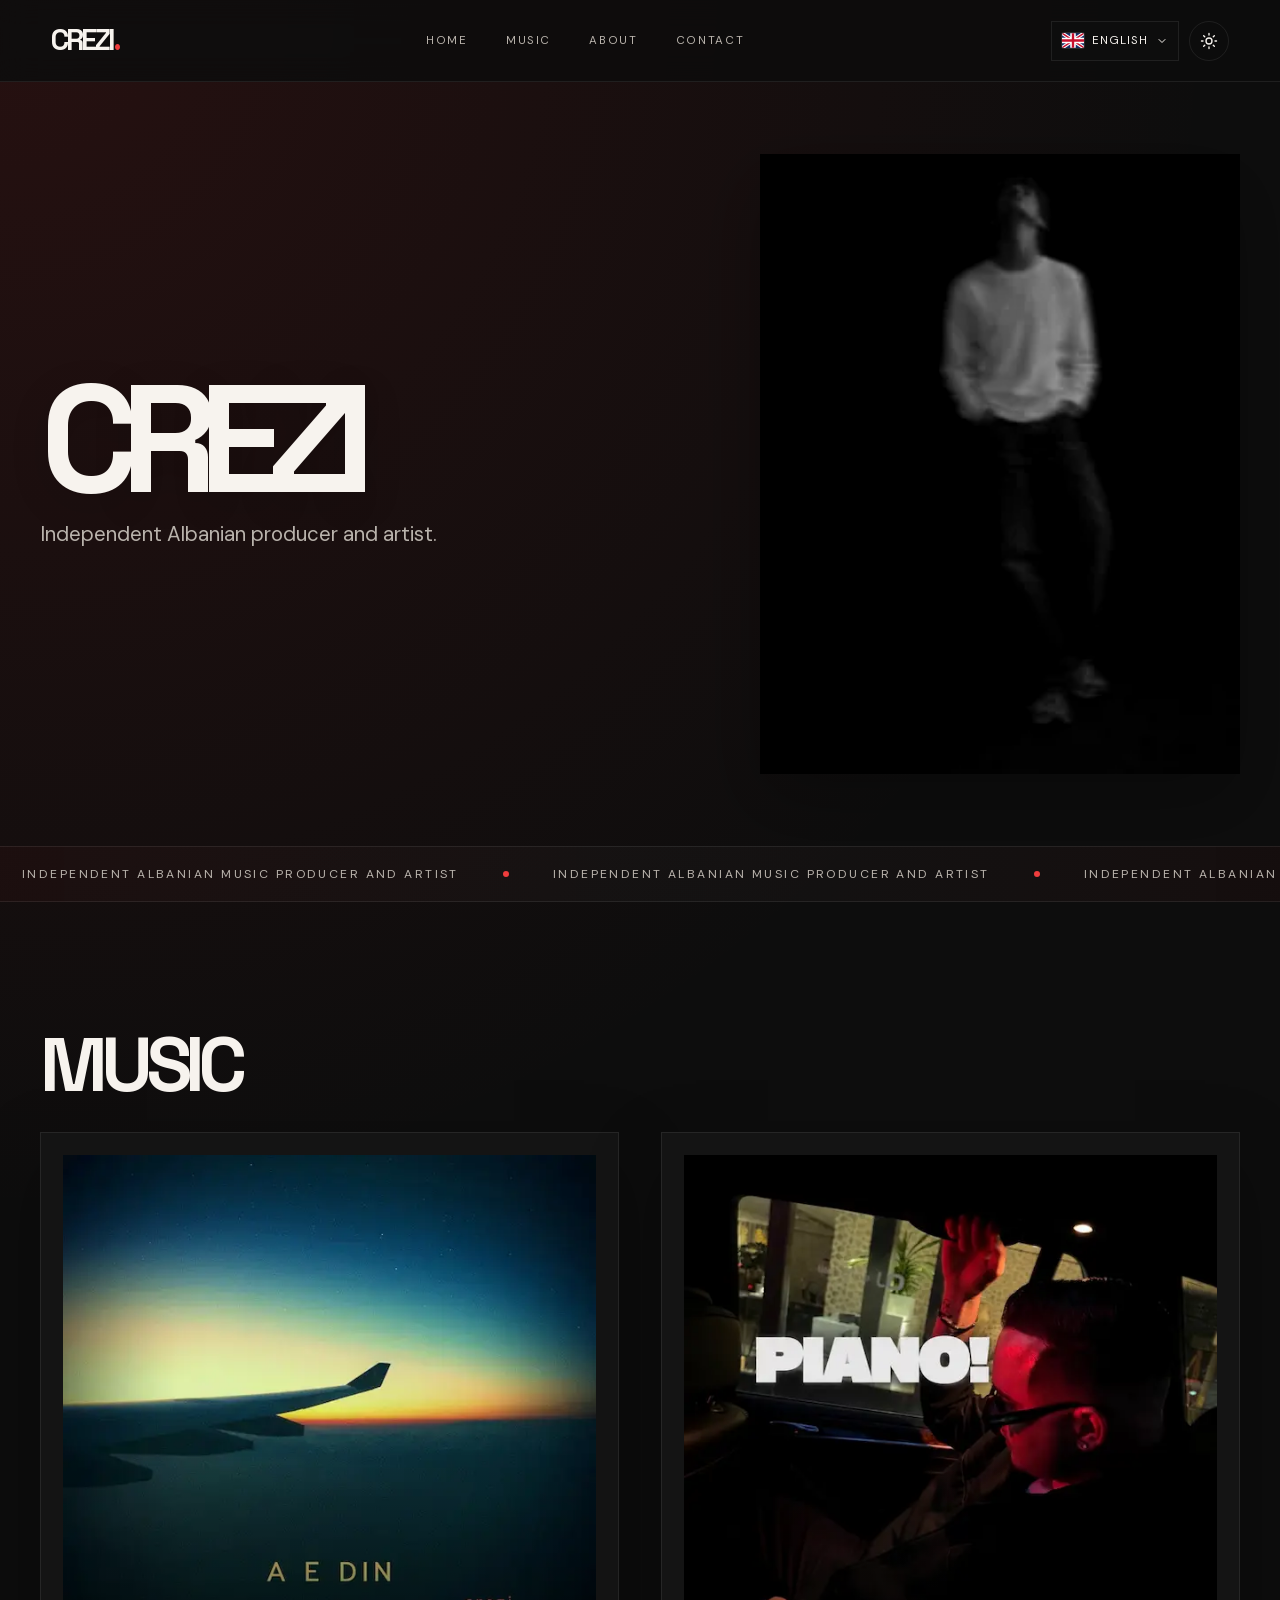
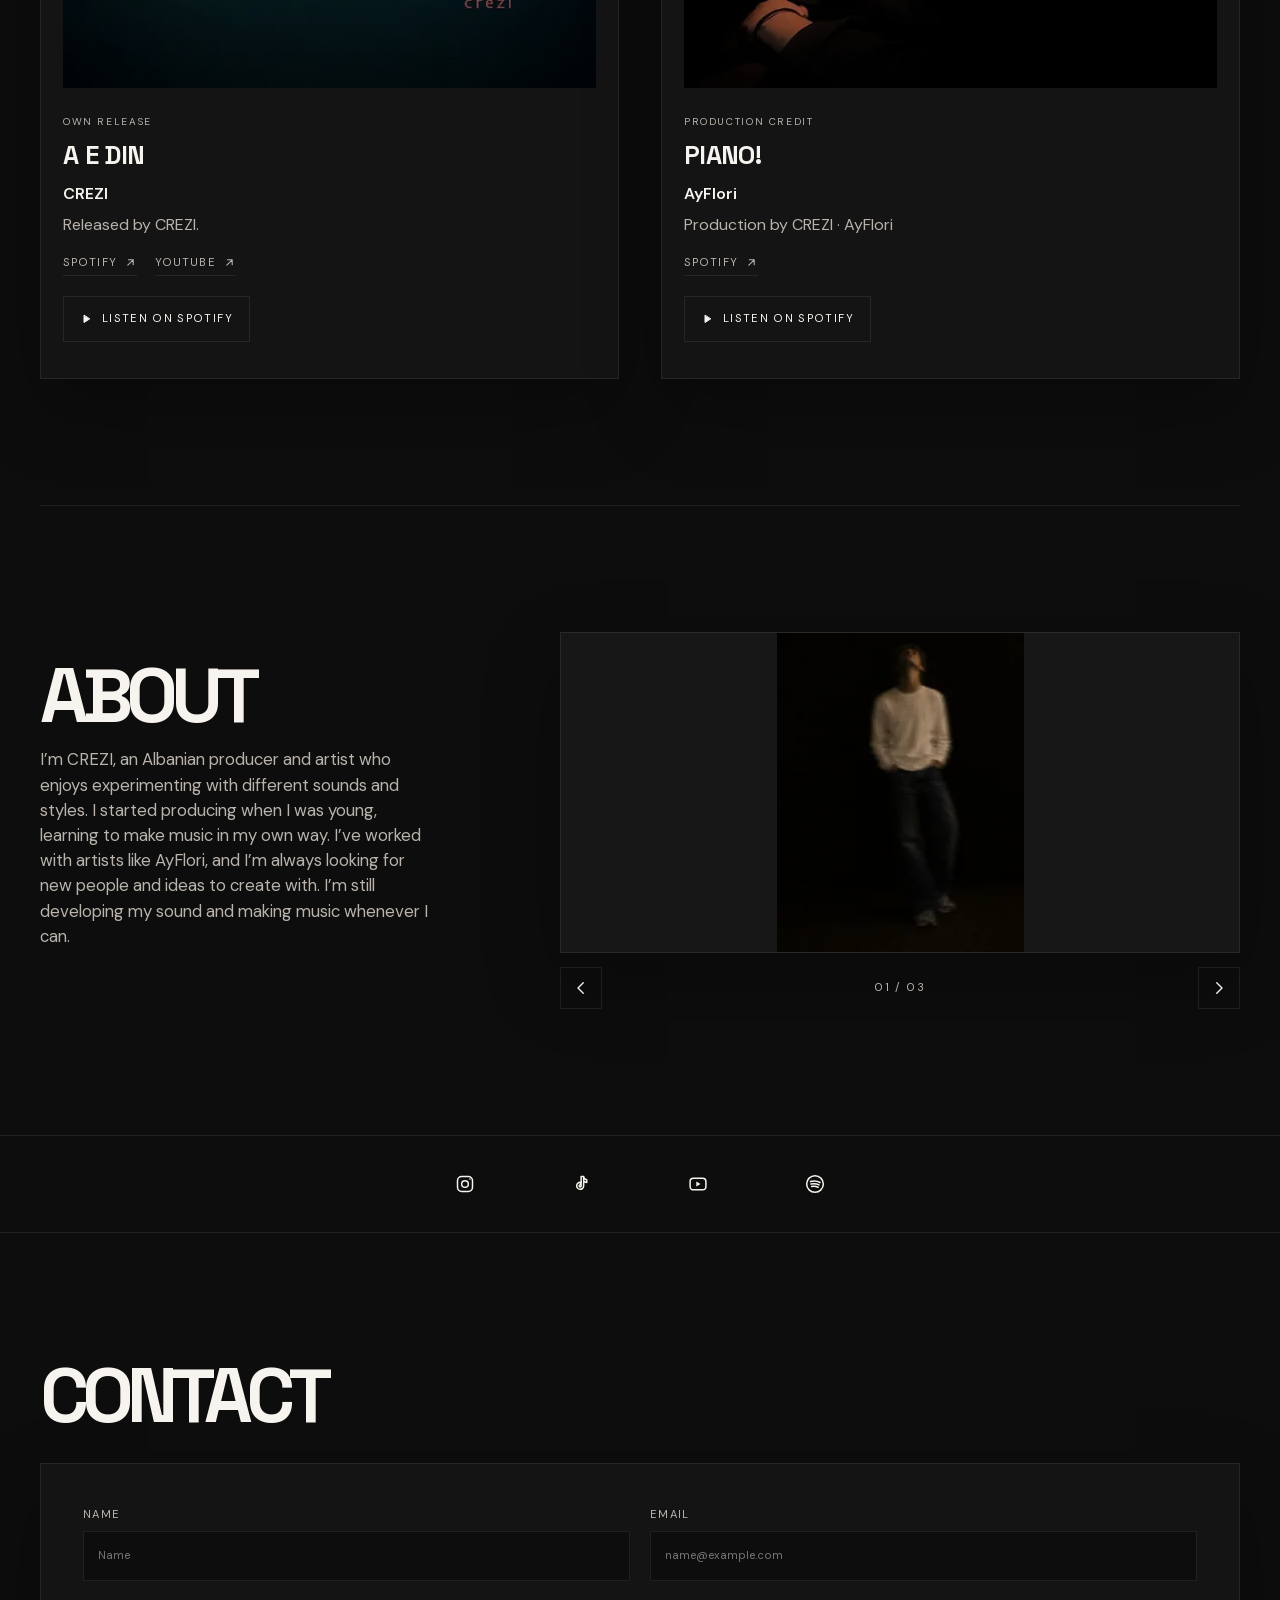
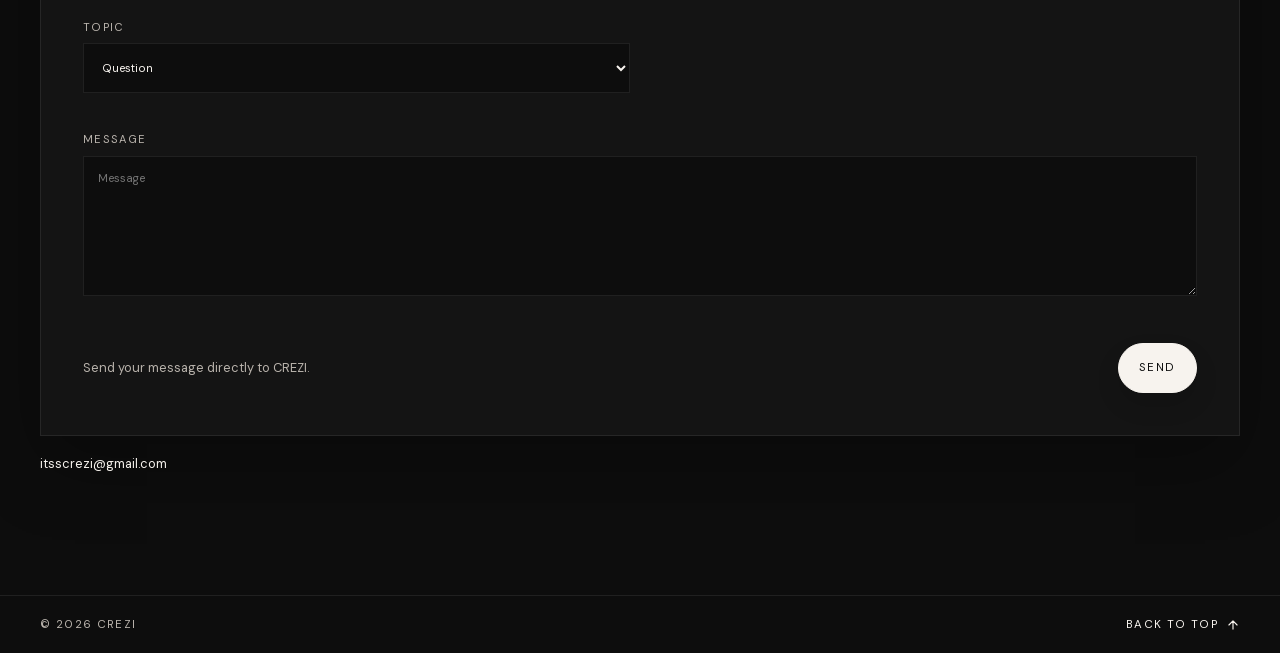
<file: index.html>
<!doctype html>
<html lang="en">
<head>
  <meta charset="utf-8">
  <meta name="viewport" content="width=device-width, initial-scale=1">
  <meta name="theme-color" content="#0b0b0b">
  <meta name="description" content="CREZI is an independent Albanian music producer and artist. Listen to releases and production credits, or get in touch for beats and collaborations.">
  <title>CREZI</title>
  <script>try{document.documentElement.dataset.theme=localStorage.getItem('crezi-theme')||'dark'}catch(e){document.documentElement.dataset.theme='dark'}</script>
  <link rel="canonical" href="https://itsscrezi.github.io/">
  <meta property="og:type" content="website">
  <meta property="og:site_name" content="CREZI">
  <meta property="og:title" content="CREZI | Portfolio">
  <meta property="og:description" content="Independent Albanian music producer and artist.">
  <meta property="og:url" content="https://itsscrezi.github.io/">
  <meta property="og:image" content="https://itsscrezi.github.io/crezi-preview.jpg">
  <meta property="og:image:width" content="1200">
  <meta property="og:image:height" content="630">
  <meta name="twitter:card" content="summary_large_image">
  <meta name="twitter:image" content="https://itsscrezi.github.io/crezi-preview.jpg">
  <link rel="preload" as="image" href="assets/photos/portrait.webp" type="image/webp" fetchpriority="high">
  <link rel="icon" href="data:image/svg+xml,%3Csvg xmlns='http://www.w3.org/2000/svg' viewBox='0 0 64 64'%3E%3Crect width='64' height='64' fill='%23df2929'/%3E%3C/svg%3E" type="image/svg+xml">
  <style>
/* ===== PART 1: base (old styles.css, unused rules removed, @import removed) ===== */
:root{--bg:#f2efe9;--bg-strong:#e9e1d9;--surface:#ffffff;--text:#121212;--muted:#5d5a56;--line:rgba(18,18,18,.12);--accent:#d81d1d;--accent-strong:#b51212;--accent-soft:rgba(216,29,29,.12);--header:rgba(242,239,233,.88);--shadow:0 28px 70px rgba(18,18,18,.08)}
:root[data-theme="dark"]{--bg:#0d0d0d;--bg-strong:#171717;--surface:#141414;--text:#f7f3ee;--muted:#b9b3ac;--line:rgba(255,255,255,.08);--accent:#ef3d3d;--accent-strong:#db3030;--accent-soft:rgba(239,61,61,.18);--header:rgba(13,13,13,.88);--shadow:0 28px 70px rgba(0,0,0,.28)}
*{box-sizing:border-box}
html{scroll-behavior:smooth;scroll-padding-top:86px}
body{margin:0;background:var(--bg);color:var(--text);font-family:"DM Sans",Arial,sans-serif;line-height:1.5;transition:background .2s ease,color .2s ease}
img{max-width:100%;display:block}
a{color:inherit;text-decoration:none}
button,input,select,textarea{font:inherit}
.section-shell{width:min(1180px,calc(100% - 64px));margin:0 auto}
.site-header{position:sticky;top:0;z-index:50;display:flex;align-items:center;justify-content:space-between;height:78px;background:var(--header);backdrop-filter:blur(12px);border-bottom:1px solid var(--line);padding:0 28px}
.wordmark{font-family:"Space Grotesk",Arial,sans-serif;font-size:clamp(1.8rem,2vw,2.2rem);font-weight:700;letter-spacing:-.08em;line-height:1;text-transform:uppercase}
.wordmark span{color:var(--accent)}
.desktop-nav{display:flex;align-items:center;gap:clamp(18px,2vw,36px);font-size:.74rem;letter-spacing:.18em;text-transform:uppercase}
.desktop-nav a{position:relative;color:var(--muted);transition:color .2s ease}
.desktop-nav a::after{content:"";position:absolute;left:0;bottom:-10px;width:100%;height:1px;background:var(--accent);transform:scaleX(0);transform-origin:left;transition:transform .2s ease}
.desktop-nav a:hover,.desktop-nav a:focus-visible{color:var(--text)}
.desktop-nav a:hover::after,.desktop-nav a:focus-visible::after{transform:scaleX(1)}
.header-actions{display:flex;align-items:center;gap:12px}
.icon-button{width:38px;height:38px;border-radius:50%;border:1px solid var(--line);background:transparent;color:var(--text);display:inline-flex;align-items:center;justify-content:center;cursor:pointer;transition:background .2s ease,border-color .2s ease}
.icon-button:hover,.icon-button:focus-visible{background:var(--accent-soft);border-color:transparent}
.menu-toggle{display:none}
.mobile-menu{display:none}
.hero{display:grid;grid-template-columns:minmax(0,1.08fr) minmax(280px,.92fr);align-items:center;gap:clamp(28px,4vw,70px);min-height:calc(100vh - 78px);padding:clamp(52px,9vw,94px) 0 28px}
.hero-copy{max-width:620px}
.eyebrow{display:inline-flex;align-items:center;gap:10px;margin:0 0 16px;color:var(--muted);font-size:.72rem;letter-spacing:.2em;text-transform:uppercase}
.hero-copy h1{margin:0;font-family:"Space Grotesk",Arial,sans-serif;font-size:clamp(3.5rem,7vw,7rem);line-height:.9;letter-spacing:-.08em;text-transform:uppercase}
.button{display:inline-flex;align-items:center;justify-content:center;padding:14px 22px;min-height:52px;border-radius:999px;border:1px solid var(--text);font-size:.72rem;letter-spacing:.14em;text-transform:uppercase;transition:transform .2s ease,background .2s ease,color .2s ease}
.button:hover,.button:focus-visible,.music-links a:hover,.music-links a:focus-visible{transform:translateY(-1px)}
.music-links a::after{content:"";position:absolute;left:0;bottom:-8px;width:100%;height:1px;background:var(--accent);transform:scaleX(0);transform-origin:left;transition:transform .2s ease}
.music-links a:hover::after,.music-links a:focus-visible::after{transform:scaleX(1)}
.marquee-wrap{position:relative;overflow:hidden;border-top:1px solid var(--line);border-bottom:1px solid var(--line);background:rgba(18,18,18,.02)}
.marquee-track{display:flex;width:max-content;white-space:nowrap;animation:ticker 28s linear infinite}
.marquee-track span{display:inline-flex;align-items:center;gap:18px;padding:18px 0;color:var(--muted);font-size:.72rem;letter-spacing:.18em;text-transform:uppercase}
@keyframes ticker{0%{transform:translateX(0)}100%{transform:translateX(-50%)}}
.section-block{padding:clamp(72px,10vw,120px) 0}
.section-heading{display:grid;grid-template-columns:minmax(0,.9fr) minmax(0,1.1fr);align-items:end;gap:20px 40px;margin-bottom:36px}
.section-heading h2,.contact-section h2{margin:0;font-family:"Space Grotesk",Arial,sans-serif;font-size:clamp(2.5rem,5vw,4.4rem);line-height:.95;letter-spacing:-.08em;text-transform:uppercase}
.music-grid{display:grid;grid-template-columns:repeat(2,minmax(0,1fr));gap:26px}
.music-card{background:var(--surface);border:1px solid var(--line);box-shadow:var(--shadow);padding:18px}
.music-card img,.cover-placeholder{width:100%;aspect-ratio:1.2;object-fit:cover;background:#d9d3cd;border:1px solid var(--line)}
.cover-placeholder{display:flex;align-items:flex-end;justify-content:space-between;padding:16px;font-family:"Space Grotesk",Arial,sans-serif;font-size:1.2rem;letter-spacing:-.06em}
.music-card-info{display:grid;grid-template-columns:minmax(0,1.2fr) auto;align-items:end;gap:18px;padding-top:18px}
.music-card-info h3{margin:0 0 8px;font-family:"Space Grotesk",Arial,sans-serif;font-size:clamp(1.7rem,2vw,2.2rem);letter-spacing:-.06em;text-transform:uppercase}
.music-card-info p{margin:0;color:var(--muted)}
.music-card .eyebrow{margin-bottom:10px;font-size:.63rem;letter-spacing:.18em}
.music-links{display:flex;flex-direction:column;align-items:flex-end;gap:10px}
.music-links a{position:relative;display:inline-flex;align-items:center;gap:8px;color:var(--text);font-size:.68rem;letter-spacing:.14em;text-transform:uppercase;border-bottom:1px solid var(--line);padding-bottom:4px}
.music-card .embed-toggle{width:100%;margin-top:18px;padding:12px 14px;border:1px solid var(--line);background:transparent;color:var(--text);font-size:.7rem;letter-spacing:.12em;text-transform:uppercase;cursor:pointer}
.spotify-embed{display:block;width:100%;margin-top:18px;border:0;border-radius:12px}
.about-section{display:grid;grid-template-columns:minmax(260px,.8fr) minmax(0,1.2fr);gap:clamp(28px,5vw,60px);align-items:center}
.social-section{border-top:1px solid var(--line);border-bottom:1px solid var(--line);background:rgba(18,18,18,.02)}
.social-inner{display:grid;grid-template-columns:minmax(0,.78fr) minmax(0,1.22fr);align-items:center;gap:28px;padding:clamp(54px,7vw,90px) 0}
.contact-section{padding-bottom:100px}
.contact-form{background:var(--surface);border:1px solid var(--line);box-shadow:var(--shadow);padding:clamp(22px,3vw,32px)}
.form-row{display:grid;grid-template-columns:repeat(2,minmax(0,1fr));gap:18px;margin-bottom:18px}
.contact-form label{display:block;color:var(--muted);font-size:.72rem;letter-spacing:.12em;text-transform:uppercase}
.contact-form input,.contact-form textarea,.contact-form select{width:100%;margin-top:10px;background:transparent;color:var(--text);border:1px solid var(--line);min-height:52px;padding:14px 16px}
.contact-form textarea{min-height:150px;resize:vertical}
.form-bottom{display:flex;align-items:center;justify-content:space-between;gap:18px;margin-top:22px}
.form-bottom p{margin:0;color:var(--muted);font-size:.82rem}
.site-footer{border-top:1px solid var(--line);padding:26px 0 36px}
@media (max-width:960px){
.hero{grid-template-columns:1fr;min-height:auto;padding-top:56px}
.section-heading,.about-section,.social-inner{grid-template-columns:1fr}
.music-grid{grid-template-columns:1fr}
}
@media (max-width:760px){
.site-header{padding:0 20px}
.desktop-nav{display:none}
.menu-toggle{display:inline-flex}
.mobile-menu{display:grid;gap:14px;padding:18px 20px 24px;border-bottom:1px solid var(--line);background:var(--surface)}
.mobile-menu a{color:var(--text);font-size:.72rem;letter-spacing:.18em;text-transform:uppercase}
.section-shell{width:min(100% - 34px,1180px)}
.hero-copy h1{font-size:clamp(2.9rem,17vw,4.8rem)}
.form-row{grid-template-columns:1fr}
.form-bottom{flex-direction:column;align-items:flex-start}
}
@media (max-width:760px){
.mobile-menu{position:fixed;top:78px;left:0;right:0;z-index:49;max-height:calc(100vh - 78px);max-height:calc(100dvh - 78px);overflow-y:auto}
.mobile-menu[hidden]{display:none}
}

/* ===== PART 2: layout (old site-refresh.css) ===== */
:root{--bg:#0b0b0b;--bg-strong:#111111;--surface:#141414;--text:#f7f3f0;--muted:#b5ada6;--line:rgba(255,255,255,.12);--accent:#df2a2a;--accent-strong:#c81e1e;--accent-soft:rgba(223,42,42,.12);--header:rgba(11,11,11,.86);--shadow:0 28px 70px rgba(0,0,0,.28)}
:root[data-theme="light"]{--bg:#f5f1ec;--bg-strong:#ece6e0;--surface:#ffffff;--text:#121212;--muted:#5f5a56;--line:rgba(17,17,17,.14);--accent:#c51f26;--accent-strong:#a9121a;--accent-soft:rgba(197,31,38,.12);--header:rgba(245,241,236,.9);--shadow:0 24px 60px rgba(17,17,17,.08)}
*{box-sizing:border-box;min-width:0}
html{scroll-behavior:smooth;scroll-padding-top:96px}
body{margin:0;background:radial-gradient(circle at top left,rgba(223,42,42,.12),transparent 30%),linear-gradient(180deg,var(--bg) 0%,color-mix(in srgb,var(--bg) 90%,#0d0d0d) 100%);color:var(--text);font-family:"DM Sans",Arial,sans-serif;line-height:1.5;overflow-x:hidden}
img{display:block;max-width:100%}
a{color:inherit;text-decoration:none}
button,input,select,textarea{font:inherit}
[hidden]{display:none!important}
.visually-hidden{position:absolute!important;width:1px;height:1px;padding:0;margin:-1px;overflow:hidden;clip:rect(0,0,0,0);white-space:nowrap;border:0}
.section-shell{width:min(1220px,calc(100% - 80px));margin-inline:auto}
.site-header{position:sticky;top:0;z-index:50;display:grid;grid-template-columns:auto minmax(0,1fr) auto;align-items:center;gap:28px;height:82px;padding:0 clamp(22px,4vw,76px);border-bottom:1px solid var(--line);background:var(--header);backdrop-filter:blur(14px);-webkit-backdrop-filter:blur(14px)}
.wordmark{display:inline-flex;align-items:center;font-family:"Space Grotesk",Arial,sans-serif;font-size:clamp(1.8rem,2vw,2.35rem);font-weight:700;letter-spacing:-.1em;line-height:1;text-transform:uppercase;white-space:nowrap;transition:transform .2s ease}
.wordmark:hover,.wordmark:focus-visible{transform:translateY(-1px)}
.wordmark span{color:var(--accent)}
.desktop-nav{display:flex;justify-content:center;align-items:center;gap:clamp(18px,3vw,42px)}
.desktop-nav a,.mobile-menu a{position:relative;color:var(--muted);font-size:.72rem;letter-spacing:.14em;text-transform:uppercase;transition:color .2s ease,transform .2s ease}
.desktop-nav a::after{content:"";position:absolute;left:0;right:0;bottom:-10px;height:1px;background:var(--accent);transform:scaleX(0);transform-origin:left;transition:transform .2s ease}
.desktop-nav a:hover,.desktop-nav a:focus-visible,.mobile-menu a:hover,.mobile-menu a:focus-visible{color:var(--text);transform:translateY(-1px)}
.desktop-nav a:hover::after,.desktop-nav a:focus-visible::after{transform:scaleX(1)}
.header-actions{display:flex;align-items:center;justify-self:end;gap:10px}
.language-wrap select{min-height:40px;padding:0 12px;border:1px solid var(--line);background:var(--bg);color:var(--text);font-size:.72rem;letter-spacing:.08em;text-transform:uppercase;cursor:pointer;transition:border-color .2s ease,box-shadow .2s ease}
.language-wrap select:focus,.contact-form input:focus,.contact-form textarea:focus,.contact-form select:focus{outline:none;border-color:var(--accent);box-shadow:0 0 0 3px rgba(223,42,42,.12)}
.icon-button{width:40px;height:40px;display:inline-grid;place-items:center;border:1px solid var(--line);background:transparent;color:var(--text);cursor:pointer;transition:transform .2s ease,border-color .2s ease,background .2s ease,color .2s ease}
.icon-button:hover,.icon-button:focus-visible{transform:translateY(-2px);background:var(--accent-soft);border-color:var(--accent);color:var(--accent)}
.menu-toggle{display:none}
.mobile-menu{display:none}
.hero{display:grid;grid-template-columns:minmax(0,1.08fr) minmax(300px,.92fr);align-items:center;gap:clamp(32px,7vw,110px);min-height:min(760px,calc(100svh - 82px));padding:clamp(54px,8vh,100px) 0}
.hero-copy{max-width:620px}
.hero-copy h1{margin:0;font-family:"Space Grotesk",Arial,sans-serif;font-size:clamp(5rem,12vw,11rem);font-weight:700;letter-spacing:-.12em;line-height:.8;text-transform:uppercase;text-shadow:0 10px 36px rgba(0,0,0,.18)}
.hero-copy p[data-i18n="tagline"]{margin:18px 0 0;max-width:420px;color:var(--muted);font-size:clamp(1rem,1.6vw,1.28rem)}
.button{position:relative;display:inline-flex;align-items:center;justify-content:center;gap:18px;min-height:50px;margin-top:28px;padding:12px 20px;border:1px solid var(--text);background:var(--text);color:var(--bg);font-size:.72rem;letter-spacing:.14em;text-transform:uppercase;box-shadow:0 12px 24px rgba(0,0,0,.12);transition:transform .2s ease,box-shadow .2s ease,border-color .2s ease,background .2s ease,color .2s ease;overflow:hidden}
.button::before{content:"";position:absolute;inset:0;background:linear-gradient(120deg,transparent 0%,rgba(255,255,255,.25) 50%,transparent 100%);transform:translateX(-120%);transition:transform .6s ease}
.button:hover::before,.button:focus-visible::before{transform:translateX(120%)}
.button:hover,.button:focus-visible{transform:translateY(-2px);border-color:var(--accent);background:var(--accent);color:#fff;box-shadow:0 18px 34px rgba(223,42,42,.24)}
.hero-portrait{position:relative;width:min(100%,480px);justify-self:end;padding:0;border:0;background:transparent;cursor:pointer;animation:float 6s ease-in-out infinite}
/* NO CROP: the whole portrait is always shown; its space is reserved from the start (247x319) so nothing jumps */
.hero-portrait img{width:100%;height:auto;aspect-ratio:247/319;object-fit:contain;filter:grayscale(100%) contrast(1.06) brightness(.96);transition:filter 380ms ease,transform 380ms ease,box-shadow .2s ease;box-shadow:var(--shadow)}
.hero-portrait:hover img,.hero-portrait:focus-visible img,.hero-portrait.is-colour img{filter:grayscale(0%) contrast(1) brightness(1);transform:translateY(-2px) scale(1.01)}
@keyframes float{0%,100%{transform:translateY(0)}50%{transform:translateY(-8px)}}
.marquee-wrap{overflow:hidden;border-top:1px solid var(--line);border-bottom:1px solid var(--line);background:linear-gradient(90deg,rgba(223,42,42,.04),rgba(255,255,255,.02),rgba(223,42,42,.04))}
.marquee-track{display:flex;width:max-content;animation:ticker 26s linear infinite}
.marquee-track span{flex:0 0 auto;padding:18px 22px;color:var(--muted);font-size:.76rem;letter-spacing:.2em;text-transform:uppercase;white-space:nowrap}
.section-block{padding:clamp(78px,10vw,126px) 0}
.section-heading,.about-heading{margin-bottom:32px}
.section-heading h2,.about-heading h2{margin:0;font-family:"Space Grotesk",Arial,sans-serif;font-size:clamp(2.7rem,6vw,5rem);line-height:.94;letter-spacing:-.09em;text-transform:uppercase}
.music-grid{display:grid;grid-template-columns:repeat(2,minmax(0,1fr));gap:clamp(18px,3vw,40px)}
.music-card{min-width:0;border-bottom:1px solid var(--line);transition:transform .25s ease}
.music-card:hover{transform:translateY(-3px)}
.cover-play{position:relative;display:block;width:100%;padding:0;border:0;background:var(--bg-strong);cursor:pointer;overflow:hidden;aspect-ratio:1/1;transition:transform .2s ease,box-shadow .2s ease;box-shadow:inset 0 0 0 1px rgba(255,255,255,.02)}
.cover-play:hover,.cover-play:focus-visible,.cover-play.is-playing{transform:translateY(-2px);box-shadow:0 18px 34px rgba(0,0,0,.16)}
.cover-placeholder{position:relative;display:flex;align-items:end;width:100%;height:100%;padding:clamp(18px,3vw,32px);font-family:"Space Grotesk",Arial,sans-serif;font-size:clamp(2rem,5vw,5rem);font-weight:700;letter-spacing:-.1em;line-height:.9;text-transform:uppercase}
.cover-art{position:absolute;inset:0;width:100%;height:100%;object-fit:cover}
.cover-overlay{position:absolute;inset:0;display:flex;align-items:end;gap:12px;padding:20px;background:linear-gradient(180deg,rgba(0,0,0,0) 38%,rgba(0,0,0,.74));color:#fff;opacity:0;transition:opacity .2s ease}
.cover-play:hover .cover-overlay,.cover-play:focus-visible .cover-overlay,.cover-play.is-playing .cover-overlay{opacity:1}
.play-symbol{display:grid;place-items:center;width:44px;height:44px;border-radius:50%;background:var(--accent);font-size:.8rem;line-height:1}
.play-label{font-size:.7rem;letter-spacing:.12em;text-transform:uppercase}
.music-card-info{display:flex;align-items:center;justify-content:space-between;gap:18px;padding:18px 0 20px}
.music-card-info h3{margin:0;font-family:"Space Grotesk",Arial,sans-serif;font-size:clamp(1.4rem,2vw,2.1rem);line-height:1;letter-spacing:-.06em}
.eyebrow{margin:0 0 8px;color:var(--muted);font-size:.68rem;letter-spacing:.16em;text-transform:uppercase}
.music-links{display:flex;flex-wrap:wrap;justify-content:end;gap:12px}
.music-links a{display:inline-flex;align-items:center;gap:7px;color:var(--muted);font-size:.7rem;letter-spacing:.1em;text-transform:uppercase;transition:color .2s ease,transform .2s ease}
.music-links a:hover,.music-links a:focus-visible{color:var(--accent);transform:translateY(-1px)}
.music-links svg,.social-inner svg{width:20px;height:20px;stroke:currentColor;fill:none;stroke-width:1.8;stroke-linecap:round;stroke-linejoin:round}
.music-links .icon-fill,.social-inner .icon-fill{fill:currentColor;stroke:none}
.about-section{display:grid;grid-template-columns:minmax(0,.72fr) minmax(0,1.28fr);align-items:center;gap:clamp(28px,7vw,90px);border-top:1px solid var(--line)}
.about-heading p[data-about-story]{margin:16px 0 0;max-width:440px;color:var(--muted);font-size:1.05rem}
.photo-carousel{width:min(100%,680px);justify-self:end}
.carousel-viewport{overflow:hidden;border:1px solid var(--line);background:var(--bg-strong);box-shadow:var(--shadow)}
.carousel-photo{display:block;width:100%;aspect-ratio:auto;object-fit:contain;object-position:center}
.carousel-controls{display:flex;align-items:center;justify-content:space-between;gap:18px;padding-top:14px;color:var(--muted);font-size:.72rem;letter-spacing:.14em;text-transform:uppercase}
.carousel-controls button{width:42px;height:42px;display:grid;place-items:center;border:1px solid var(--line);background:transparent;color:var(--text);cursor:pointer;transition:transform .2s ease,border-color .2s ease,color .2s ease}
.carousel-controls button:hover,.carousel-controls button:focus-visible{transform:translateY(-1px);border-color:var(--accent);color:var(--accent)}
.carousel-controls button:disabled{opacity:.35;cursor:not-allowed}
.social-section{border-top:1px solid var(--line);border-bottom:1px solid var(--line)}
.social-inner{display:flex;justify-content:center;align-items:center;gap:clamp(24px,6vw,82px);padding:28px 0}
.social-inner a{display:grid;place-items:center;width:40px;height:40px;color:var(--text);transition:transform .2s ease,color .2s ease}
.social-inner a:hover,.social-inner a:focus-visible{transform:translateY(-2px);color:var(--accent)}
.contact-section{padding-bottom:clamp(76px,10vw,120px)}
.contact-form{display:grid;gap:20px;padding:clamp(20px,4vw,42px);border:1px solid var(--line);background:var(--surface);box-shadow:var(--shadow)}
.form-row{display:grid;grid-template-columns:repeat(2,minmax(0,1fr));gap:20px}
.contact-form label{display:block;color:var(--muted);font-size:.7rem;letter-spacing:.12em;text-transform:uppercase}
.contact-form input,.contact-form select,.contact-form textarea{width:100%;min-height:50px;margin-top:8px;padding:13px 14px;border:1px solid var(--line);background:var(--bg);color:var(--text);transition:border-color .2s ease,box-shadow .2s ease,transform .2s ease}
.contact-form textarea{min-height:140px;resize:vertical}
.form-bottom{display:flex;align-items:center;justify-content:space-between;gap:20px}
.form-bottom p{margin:0;color:var(--muted);font-size:.8rem}
.form-bottom .button{margin:0;flex:0 0 auto}
.contact-email{display:inline-block;margin-top:18px;font-size:.8rem;transition:color .2s ease,transform .2s ease}
.contact-email:hover,.contact-email:focus-visible{color:var(--accent);transform:translateY(-1px)}
.site-footer{border-top:1px solid var(--line);padding:20px 0}
.footer-inner{display:flex;align-items:center;justify-content:space-between;gap:16px;color:var(--muted);font-size:.72rem;letter-spacing:.12em;text-transform:uppercase}
.footer-inner a{color:var(--text);transition:color .2s ease}
.footer-inner a:hover,.footer-inner a:focus-visible{color:var(--accent)}
@media (max-width:900px){
.site-header{grid-template-columns:auto 1fr;gap:18px}
.desktop-nav{display:none}
.header-actions{justify-self:end}
.menu-toggle{display:inline-grid}
.mobile-menu:not([hidden]){display:grid;grid-template-columns:repeat(4,minmax(0,1fr));gap:8px;padding:12px 24px 16px;border-bottom:1px solid var(--line);background:rgba(11,11,11,.98)}
.mobile-menu a{padding:10px 6px;text-align:center}
.hero{min-height:auto;grid-template-columns:minmax(0,1fr) minmax(260px,.8fr)}
}
@media (max-width:620px){
.section-shell{width:calc(100% - 40px)}
.site-header{height:68px;padding-inline:20px;gap:12px}
.wordmark{font-size:1.7rem}
.header-actions{gap:7px}
.language-wrap select{min-height:38px;padding-inline:8px;font-size:.66rem}
.icon-button{width:38px;height:38px}
.mobile-menu:not([hidden]){grid-template-columns:repeat(2,minmax(0,1fr));padding:12px 20px 14px}
.hero{grid-template-columns:1fr;gap:34px;padding:52px 0 44px}
.hero-copy h1{font-size:clamp(4.8rem,22vw,8rem)}
.hero-copy p[data-i18n="tagline"]{margin-top:18px}
.hero-portrait{width:min(100%,420px);justify-self:center}
.marquee-track span{padding-block:15px;font-size:.68rem}
.section-block{padding:72px 0}
.music-grid{grid-template-columns:1fr}
.music-card-info{flex-direction:column;align-items:flex-start}
.music-links{justify-content:flex-start}
.about-section{grid-template-columns:1fr;gap:18px}
.social-inner{gap:clamp(18px,8vw,40px);flex-wrap:wrap}
.form-row{grid-template-columns:1fr}
.form-bottom{align-items:flex-start;flex-direction:column}
.footer-inner{flex-direction:column;align-items:flex-start}
}
@media (max-width:360px){
.section-shell{width:calc(100% - 28px)}
.site-header{padding-inline:12px}
.wordmark{font-size:1.5rem}
.icon-button{width:34px;height:34px}
}
@media (prefers-reduced-motion:reduce){
*,*::before,*::after{scroll-behavior:auto!important;animation-duration:.01ms!important;animation-iteration-count:1!important;transition-duration:.01ms!important}
}

/* ===== PART 3: final corrections (old ui-fixes.css, covers no longer cropped) ===== */
#musicGrid{display:grid!important;grid-template-columns:repeat(2,minmax(0,1fr))!important;align-items:start!important;grid-auto-rows:max-content!important;gap:clamp(24px,3.5vw,42px)!important}
#musicGrid>.music-card{box-sizing:border-box!important;position:relative!important;display:flex!important;flex-direction:column!important;align-self:start!important;justify-self:stretch!important;width:100%!important;height:auto!important;min-height:0!important;margin:0!important;padding:clamp(14px,2.2vw,22px)!important;overflow:hidden!important;contain:none!important;gap:0!important}
#musicGrid .music-cover,#musicGrid .cover-play{position:relative!important;display:block!important;width:100%!important;height:auto!important;aspect-ratio:1/1!important;margin:0 0 20px!important;padding:0!important;overflow:hidden!important;background:linear-gradient(135deg,var(--bg-strong),var(--surface))!important}
#musicGrid .music-cover>img,#musicGrid .cover-art{position:absolute!important;inset:0!important;z-index:2!important;display:block!important;width:100%!important;height:100%!important;object-fit:contain!important;border:0!important}
#musicGrid .music-cover>img[hidden]{display:none!important}
#musicGrid .music-cover.has-cover::after{content:"";position:absolute;z-index:3;inset:55% 0 0;background:linear-gradient(transparent,rgba(0,0,0,.62));pointer-events:none}
#musicGrid .music-cover.has-cover .cover-title,#musicGrid .cover-play.has-art .cover-placeholder{display:none!important}
#musicGrid .cover-title,#musicGrid .cover-placeholder{position:absolute!important;z-index:1;inset:auto 0 0;display:flex;align-items:flex-end;width:100%;min-height:38%;padding:clamp(18px,3vw,30px)!important;color:var(--text);font:700 clamp(1.8rem,4vw,3.6rem)/1.08 "Space Grotesk",Arial,sans-serif!important;letter-spacing:-.025em!important;text-align:left;background:linear-gradient(transparent,rgba(0,0,0,.4))}
#musicGrid .music-card-info{position:static!important;display:flex!important;flex-direction:column!important;align-items:stretch!important;justify-content:flex-start!important;flex:0 0 auto!important;width:100%!important;margin:0!important;padding:0 0 12px!important;gap:14px!important}
#musicGrid .music-copy{display:block!important;width:100%!important;min-width:0!important}
#musicGrid .music-copy .eyebrow{margin:0 0 10px!important;letter-spacing:.16em}
#musicGrid .music-copy h3{margin:0 0 10px!important;line-height:1.18!important;letter-spacing:-.025em!important;overflow-wrap:anywhere}
#musicGrid .music-copy p{margin:6px 0 0!important;line-height:1.6!important;overflow-wrap:anywhere}
#musicGrid .track-artist{color:var(--text)!important;font-weight:600}
#musicGrid .track-description{color:var(--muted)!important}
#musicGrid .music-links{position:static!important;display:flex!important;flex-flow:row wrap!important;justify-content:flex-start!important;align-items:center!important;width:100%!important;gap:10px 18px!important;margin:2px 0 0!important}
#musicGrid .music-links a{position:static!important;max-width:100%;overflow-wrap:anywhere}
#musicGrid .music-links a svg{width:13px;height:13px;stroke-width:2}
#musicGrid .embed-toggle{position:static!important;display:inline-flex!important;align-items:center;align-self:flex-start!important;flex:0 0 auto!important;width:auto!important;max-width:100%!important;min-height:46px!important;margin:8px 0 14px!important;padding:11px 16px!important;white-space:normal!important;text-align:left;line-height:1.35}
#musicGrid .embed-toggle svg{flex:none;width:12px;height:12px;margin-right:10px;fill:currentColor;stroke:currentColor;stroke-width:2;stroke-linecap:round;stroke-linejoin:round}
#musicGrid .spotify-player-shell,#musicGrid .spotify-player-shell:not([hidden]){position:static!important;display:block!important;flex:0 0 auto!important;width:100%!important;height:auto!important;min-height:0!important;max-height:none!important;margin:0 0 4px!important;padding:0!important;overflow:hidden!important;clear:both!important;border-radius:12px;isolation:isolate}
#musicGrid .spotify-player-shell[hidden]{display:none!important}
#musicGrid iframe.spotify-embed{position:static!important;display:block!important;float:none!important;inset:auto!important;transform:none!important;box-sizing:border-box!important;width:100%!important;min-width:0!important;max-width:100%!important;height:152px!important;min-height:152px!important;max-height:152px!important;margin:0!important;padding:0!important;border:0!important;border-radius:12px!important}
.site-header{min-width:0}
.desktop-nav{flex-wrap:wrap}
@media (max-width:900px){
.desktop-nav{display:none!important}
.menu-toggle{display:inline-grid!important}
}
@media (max-width:700px){
#musicGrid{grid-template-columns:minmax(0,1fr)!important;gap:24px!important}
#musicGrid>.music-card{padding:16px!important}
#musicGrid .spotify-player-shell,#musicGrid iframe.spotify-embed{width:100%!important}
.section-shell{width:calc(100% - 36px)}
.form-row{grid-template-columns:minmax(0,1fr)!important}
}
@media (max-width:380px){
.site-header{padding-inline:10px!important}
.wordmark{font-size:1.35rem}
}
.icon-button svg,.carousel-controls button svg,.footer-inner a svg{width:18px;height:18px;fill:none;stroke:currentColor;stroke-width:1.8;stroke-linecap:round;stroke-linejoin:round}
.footer-inner a{display:inline-flex;align-items:center;gap:8px}
.footer-inner a svg{width:14px;height:14px;stroke-width:2}
.icon-moon{display:none}
:root[data-theme="light"] .icon-sun{display:none}
:root[data-theme="light"] .icon-moon{display:block}
.burger,.burger::before,.burger::after{display:block;width:18px;height:2px;background:currentColor;border-radius:2px;transition:top .2s ease,transform .2s ease,background .2s ease}
.burger{position:relative}
.burger::before,.burger::after{content:"";position:absolute;left:0}
.burger::before{top:-6px}
.burger::after{top:6px}
.menu-toggle[aria-expanded="true"] .burger{background:transparent}
.menu-toggle[aria-expanded="true"] .burger::before{top:0;transform:rotate(45deg)}
.menu-toggle[aria-expanded="true"] .burger::after{top:0;transform:rotate(-45deg)}
:root{--header-h:82px}
@media (max-width:620px){:root{--header-h:68px}}
@media (max-width:900px){
.mobile-menu:not([hidden]){position:fixed;top:var(--header-h);left:0;right:0;z-index:49;display:flex;flex-direction:column;gap:0;padding:6px 24px 14px;max-height:calc(100vh - var(--header-h));max-height:calc(100dvh - var(--header-h));overflow-y:auto;background:var(--bg);border-bottom:1px solid var(--line);box-shadow:0 24px 40px rgba(0,0,0,.3)}
.mobile-menu a{padding:16px 0;text-align:left;font-size:.8rem;color:var(--text);border-bottom:1px solid var(--line)}
.mobile-menu a:last-child{border-bottom:0}
}
.marquee-track{animation-name:ticker!important;animation-duration:var(--ticker-duration,40s)!important;animation-timing-function:linear!important;animation-iteration-count:infinite!important;will-change:transform}
.marquee-track span{display:inline-flex;align-items:center;gap:44px}
.marquee-track span::after{content:"";flex:none;width:6px;height:6px;border-radius:50%;background:var(--accent)}
#carouselViewport{display:grid;place-items:center;overflow:visible;height:auto;max-height:none}
#carouselViewport .carousel-photo{display:block;width:auto;height:auto;max-width:100%;max-height:78vh;max-height:78svh;aspect-ratio:auto;object-fit:contain;object-position:center}
.language-wrap{position:relative}
.language-native-hidden{position:absolute!important;width:1px!important;height:1px!important;padding:0!important;margin:-1px!important;overflow:hidden!important;clip:rect(0,0,0,0)!important;white-space:nowrap!important;border:0!important}
.language-visual{position:relative}
.language-visual-toggle{display:flex;align-items:center;gap:8px;min-height:40px;padding:0 10px;border:1px solid var(--line);background:var(--bg);color:var(--text);font-size:.72rem;letter-spacing:.08em;text-transform:uppercase;cursor:pointer;transition:border-color .2s ease}
.language-visual-toggle:hover,.language-visual-toggle:focus-visible,.language-visual-toggle[aria-expanded="true"]{border-color:var(--accent);outline:none}
.language-visual .flag{display:block;flex:none;width:22px;height:15px;border-radius:2px;box-shadow:0 0 0 1px rgba(127,127,127,.25)}
.language-visual .chev{flex:none;width:12px;height:12px;fill:none;stroke:currentColor;stroke-width:2;stroke-linecap:round;stroke-linejoin:round}
.language-visual-menu{position:absolute;z-index:100;top:calc(100% + 8px);right:0;display:grid;min-width:170px;padding:6px;border:1px solid var(--line);background:var(--surface);box-shadow:var(--shadow)}
.language-visual-option{display:flex;align-items:center;gap:10px;width:100%;padding:10px;border:0;background:transparent;color:var(--text);font-size:.8rem;text-align:left;cursor:pointer}
.language-visual-option:hover,.language-visual-option:focus-visible{background:var(--accent-soft);outline:none}
.language-visual-option[aria-selected="true"]{color:var(--accent)}
@media (max-width:620px){
.language-visual-toggle{min-height:38px;padding:0 8px;gap:6px}
.language-visual-toggle .lang-name{display:none}
}
#musicGrid[data-density="compact"]{grid-template-columns:repeat(3,minmax(0,1fr))!important;gap:clamp(14px,2vw,26px)!important}
@media (max-width:960px){#musicGrid[data-density="compact"]{grid-template-columns:repeat(2,minmax(0,1fr))!important}}
@media (max-width:620px){#musicGrid[data-density="compact"]{grid-template-columns:minmax(0,1fr)!important}}
#musicGrid[data-density="compact"]>.music-card{padding:clamp(10px,1.4vw,16px)!important}
#musicGrid[data-density="compact"] .music-cover{margin-bottom:14px!important}
#musicGrid[data-density="compact"] .cover-title{font-size:clamp(1.2rem,2.2vw,1.9rem)!important;padding:14px!important}
#musicGrid[data-density="compact"] .music-copy h3{font-size:clamp(1.05rem,1.5vw,1.4rem)}
#musicGrid[data-density="compact"] .music-copy p{font-size:.84rem;line-height:1.5!important}
#musicGrid[data-density="compact"] .embed-toggle{min-height:40px!important;padding:9px 12px!important;font-size:.66rem}
.music-pager{display:flex;flex-wrap:wrap;align-items:center;justify-content:center;gap:8px;margin-top:38px}
.pager-button{display:inline-grid;place-items:center;min-width:40px;height:40px;padding:0 10px;border:1px solid var(--line);background:transparent;color:var(--text);font-size:.8rem;cursor:pointer;transition:border-color .2s ease,color .2s ease,background .2s ease,transform .2s ease}
.pager-button:hover:not(:disabled),.pager-button:focus-visible:not(:disabled){border-color:var(--accent);color:var(--accent);transform:translateY(-1px)}
.pager-button[aria-current="page"]{background:var(--accent);border-color:var(--accent);color:#fff;cursor:default}
.pager-button:disabled{opacity:.35;cursor:not-allowed}
.pager-button svg{width:16px;height:16px;fill:none;stroke:currentColor;stroke-width:1.8;stroke-linecap:round;stroke-linejoin:round}
.pager-gap{color:var(--muted);padding:0 4px}
  </style>
  <link rel="expect" href="#pageEnd" blocking="render">
</head>
<body>
  <header class="site-header">
    <a class="wordmark" href="#home" aria-label="CREZI home">CREZI<span>.</span></a>
    <nav class="desktop-nav" aria-label="Main navigation" data-i18n-aria="mainNavigation">
      <a href="#home" data-i18n="home">Home</a>
      <a href="#discography" data-i18n="discography">Music</a>
      <a href="#about" data-i18n="about">About</a>
      <a href="#contact" data-i18n="contact">Contact</a>
    </nav>
    <div class="header-actions">
      <div class="language-wrap">
        <label class="visually-hidden" for="languageSelect" data-i18n="chooseLanguage">Choose language</label>
        <select id="languageSelect" aria-label="Choose language">
          <option value="en">English</option>
          <option value="nl">Nederlands</option>
          <option value="fr">Français</option>
          <option value="sq">Shqip</option>
          <option value="de">Deutsch</option>
        </select>
      </div>
      <button class="icon-button" id="themeToggle" type="button" aria-label="Switch theme" aria-pressed="false">
        <svg class="icon-sun" viewBox="0 0 24 24" aria-hidden="true"><circle cx="12" cy="12" r="4"></circle><path d="M12 2v2M12 20v2M4.9 4.9l1.4 1.4M17.7 17.7l1.4 1.4M2 12h2M20 12h2M4.9 19.1l1.4-1.4M17.7 6.3l1.4-1.4"></path></svg>
        <svg class="icon-moon" viewBox="0 0 24 24" aria-hidden="true"><path d="M21 12.79A9 9 0 1 1 11.21 3 7 7 0 0 0 21 12.79z"></path></svg>
      </button>
      <button class="icon-button menu-toggle" id="menuToggle" type="button" aria-label="Open menu" aria-expanded="false" aria-controls="mobileMenu"><span class="burger" aria-hidden="true"></span></button>
    </div>
  </header>
  <nav class="mobile-menu" id="mobileMenu" aria-label="Main navigation" data-i18n-aria="mainNavigation" hidden>
    <a href="#home" data-i18n="home">Home</a>
    <a href="#discography" data-i18n="discography">Music</a>
    <a href="#about" data-i18n="about">About</a>
    <a href="#contact" data-i18n="contact">Contact</a>
  </nav>
  <main id="main">
    <section class="hero section-shell" id="home">
      <div class="hero-copy"><h1>CREZI</h1><p data-i18n="tagline">Independent Albanian producer and artist.</p></div>
      <button class="hero-portrait image-colour-toggle" type="button" aria-label="Show portrait in colour" data-i18n-aria="portraitColour" aria-pressed="false"><img src="assets/photos/portrait.webp" alt="CREZI portrait" width="247" height="319" fetchpriority="high" decoding="async"></button>
    </section>
    <div class="marquee-wrap">
      <span class="visually-hidden" data-i18n="ticker">INDEPENDENT ALBANIAN MUSIC PRODUCER AND ARTIST</span>
      <div class="marquee-track" aria-hidden="true">
        <span>INDEPENDENT ALBANIAN MUSIC PRODUCER AND ARTIST</span>
      </div>
    </div>
    <section class="section-shell section-block" id="discography">
      <div class="section-heading"><h2 data-i18n="discography">Music</h2></div>
      <div class="music-grid" id="musicGrid"></div>
    </section>
    <section class="about-section section-shell section-block" id="about">
      <div class="about-heading"><h2 data-i18n="about">About</h2><p data-about-story></p></div>
      <div class="photo-carousel" role="group" aria-label="CREZI photos" data-i18n-aria="photoGallery">
        <div class="carousel-viewport" id="carouselViewport"></div>
        <div class="carousel-controls">
          <button type="button" id="photoPrevious" aria-label="Previous photo" data-i18n-aria="previousPhoto"><svg viewBox="0 0 24 24" aria-hidden="true"><path d="M15 5l-7 7 7 7"></path></svg></button>
          <span id="photoCount" aria-live="polite">01 / 01</span>
          <button type="button" id="photoNext" aria-label="Next photo" data-i18n-aria="nextPhoto"><svg viewBox="0 0 24 24" aria-hidden="true"><path d="M9 5l7 7-7 7"></path></svg></button>
        </div>
      </div>
    </section>
    <section class="social-section" aria-label="Social media" data-i18n-aria="socialMedia">
      <div class="section-shell social-inner">
        <a href="https://www.instagram.com/itsscrezi/" target="_blank" rel="noopener noreferrer" aria-label="Instagram" data-i18n-aria="instagram"><svg viewBox="0 0 24 24" aria-hidden="true"><rect x="3" y="3" width="18" height="18" rx="5"></rect><circle cx="12" cy="12" r="4"></circle><circle class="icon-fill" cx="18" cy="6" r="1"></circle></svg></a>
        <a href="https://www.tiktok.com/@itsscrezi" target="_blank" rel="noopener noreferrer" aria-label="TikTok" data-i18n-aria="tiktok"><svg viewBox="0 0 24 24" aria-hidden="true"><path d="M14 3v11.2a4.2 4.2 0 1 1-3.6-4.15v3.2a1.2 1.2 0 1 0 .6 1.04V3h3c.2 2.3 1.45 3.65 3.7 4v3.1A8 8 0 0 1 14 8.5"></path></svg></a>
        <a href="https://www.youtube.com/@itsscrezi" target="_blank" rel="noopener noreferrer" aria-label="YouTube" data-i18n-aria="youtube"><svg viewBox="0 0 24 24" aria-hidden="true"><rect x="2.5" y="5" width="19" height="14" rx="4"></rect><path class="icon-fill" d="m10 9 5 3-5 3z"></path></svg></a>
        <a href="https://open.spotify.com/artist/3qm3DDhWwc61SOjXkeu8eL" target="_blank" rel="noopener noreferrer" aria-label="Spotify" data-i18n-aria="spotify"><svg viewBox="0 0 24 24" aria-hidden="true"><circle class="spotify-circle" cx="12" cy="12" r="10"></circle><path class="spotify-mark" d="M6.5 9c4.2-1.1 8.5-.6 11.5 1.2M7.2 12c3.4-.8 7-.35 9.7 1.15M8 15c2.8-.55 5.4-.2 7.7.95"></path></svg></a>
      </div>
    </section>
    <section class="section-shell contact-section section-block" id="contact">
      <div class="section-heading"><h2 data-i18n="contact">Contact</h2></div>
      <form class="contact-form" id="contactForm">
        <div class="form-row">
          <label><span data-i18n="name">Name</span><input name="name" required autocomplete="name" placeholder="Name" data-i18n-placeholder="name"></label>
          <label><span data-i18n="email">Email</span><input name="email" type="email" required autocomplete="email" placeholder="name@example.com"></label>
        </div>
        <div class="form-row">
          <label><span data-i18n="topic">Topic</span><select name="topic" required>
            <option value="Question" data-i18n="question">Question</option>
            <option value="Beat request" data-i18n="beatRequest">Beat request</option>
            <option value="Collaboration" data-i18n="collaboration">Collaboration</option>
            <option value="Business inquiry" data-i18n="business">Business inquiry</option>
            <option value="Other" data-i18n="other">Other</option>
          </select></label>
          <span class="form-spacer" aria-hidden="true"></span>
        </div>
        <label><span data-i18n="message">Message</span><textarea name="message" rows="5" required placeholder="Message" data-i18n-placeholder="message"></textarea></label>
        <input type="hidden" name="_subject" value="CREZI website enquiry"><input type="hidden" name="_template" value="table">
        <div class="form-bottom"><p id="formStatus" role="status" aria-live="polite" data-i18n="formNote">Send your message directly to CREZI.</p><button class="button" type="submit" id="submitButton" data-i18n="send">Send</button></div>
      </form>
      <a class="contact-email" href="mailto:itsscrezi@gmail.com">itsscrezi@gmail.com</a>
    </section>
  </main>
  <footer class="site-footer"><div class="section-shell footer-inner"><span>© <span id="year"></span> CREZI</span><a href="#home"><span data-i18n="backTop">Back to top</span><svg viewBox="0 0 24 24" aria-hidden="true"><path d="M12 19V5M5 12l7-7 7 7"></path></svg></a></div></footer>
  <script>
/* Edit this file to update the About bio, photos, music and translations.
   It only holds data. All behaviour lives in script.js. */
window.CREZI_CONTENT = {
  tagline: 'Independent Albanian producer and artist.',
  aboutStoryTranslations: {
    en: 'I’m CREZI, an Albanian producer and artist who enjoys experimenting with different sounds and styles. I started producing when I was young, learning to make music in my own way. I’ve worked with artists like AyFlori, and I’m always looking for new people and ideas to create with. I’m still developing my sound and making music whenever I can.',
    nl: 'Ik ben CREZI, een Albanese producer en artiest die graag experimenteert met verschillende sounds en stijlen. Ik begon al jong met produceren en leerde muziek maken op mijn eigen manier. Ik heb samengewerkt met artiesten zoals AyFlori en sta altijd open voor nieuwe samenwerkingen en ideeën. Ik blijf mijn sound ontwikkelen en maak muziek wanneer ik kan.',
    fr: 'Je suis CREZI, producteur et artiste albanais, et j’aime explorer différents sons et styles. J’ai commencé à produire jeune et j’ai appris à faire de la musique à ma façon. J’ai travaillé avec des artistes comme AyFlori et je suis toujours partant pour de nouvelles collaborations et idées. Je continue à développer mon univers et à faire de la musique dès que je le peux.',
    sq: 'Unë jam CREZI, producent dhe artist shqiptar, dhe më pëlqen të eksperimentoj me tinguj e stile të ndryshme. Fillova të bëja produksion muzikor që i ri, duke mësuar ta bëja muzikën në mënyrën time. Kam punuar me artistë si AyFlori dhe jam gjithmonë i hapur për bashkëpunime e ide të reja. Vazhdoj të zhvilloj tingullin tim dhe të bëj muzikë sa herë që mundem.',
    de: 'Ich bin CREZI, albanischer Produzent und Künstler, und experimentiere gern mit verschiedenen Sounds und Stilen. Schon früh habe ich angefangen zu produzieren und dabei meinen eigenen Weg gefunden, Musik zu machen. Ich habe mit Künstlern wie AyFlori gearbeitet und bin immer offen für neue Zusammenarbeit und Ideen. Ich entwickle meinen Sound weiter und mache Musik, wann immer ich kann.'
  },
  translations: {
    en: {home:'Home',discography:'Music',about:'About',contact:'Contact',chooseLanguage:'Choose language',mainNavigation:'Main navigation',tagline:'Independent Albanian producer and artist.',ticker:'INDEPENDENT ALBANIAN MUSIC PRODUCER AND ARTIST',portraitColour:'Show portrait in colour',photoGallery:'CREZI photos',previousPhoto:'Previous photo',nextPhoto:'Next photo',socialMedia:'Social media',instagram:'Instagram',tiktok:'TikTok',youtube:'YouTube',spotify:'Spotify',name:'Name',email:'Email',topic:'Topic',question:'Question',beatRequest:'Beat request',collaboration:'Collaboration',business:'Business enquiry',other:'Other',message:'Message',formNote:'Send your message directly to CREZI.',send:'Send',backTop:'Back to top',sending:'Sending…',sent:'Thanks — your message has been sent.',sendError:'Something went wrong. Please try again or email CREZI directly.',own:'Own release',production:'Production credit',prodBy:'Production by CREZI',released:'Released by CREZI.',listen:'Listen on Spotify',hide:'Hide player',previousPage:'Previous page',nextPage:'Next page',pages:'Pages',page:'Page'},
    nl: {home:'Home',discography:'Muziek',about:'Over CREZI',contact:'Contact',chooseLanguage:'Kies een taal',mainNavigation:'Hoofdnavigatie',tagline:'Onafhankelijke Albanese producer en artiest.',ticker:'ONAFHANKELIJKE ALBANESE MUZIEKPRODUCENT EN ARTIEST',portraitColour:'Toon de foto in kleur',photoGallery:'Foto’s van CREZI',previousPhoto:'Vorige foto',nextPhoto:'Volgende foto',socialMedia:'Sociale media',instagram:'Instagram',tiktok:'TikTok',youtube:'YouTube',spotify:'Spotify',name:'Naam',email:'E-mailadres',topic:'Onderwerp',question:'Vraag',beatRequest:'Beat aanvragen',collaboration:'Samenwerking',business:'Zakelijke aanvraag',other:'Anders',message:'Bericht',formNote:'Stuur CREZI rechtstreeks een bericht.',send:'Versturen',backTop:'Terug naar boven',sending:'Versturen…',sent:'Bedankt — je bericht is verstuurd.',sendError:'Er ging iets mis. Probeer het opnieuw of mail CREZI rechtstreeks.',own:'Eigen release',production:'Productiecredit',prodBy:'Productie door CREZI',released:'Uitgebracht door CREZI.',listen:'Luister op Spotify',hide:'Speler verbergen',previousPage:'Vorige pagina',nextPage:'Volgende pagina',pages:'Pagina’s',page:'Pagina'},
    fr: {home:'Accueil',discography:'Musique',about:'À propos',contact:'Contact',chooseLanguage:'Choisir la langue',mainNavigation:'Navigation principale',tagline:'Producteur et artiste albanais indépendant.',ticker:'PRODUCTEUR ET ARTISTE ALBANAIS INDÉPENDANT',portraitColour:'Afficher la photo en couleur',photoGallery:'Photos de CREZI',previousPhoto:'Photo précédente',nextPhoto:'Photo suivante',socialMedia:'Réseaux sociaux',instagram:'Instagram',tiktok:'TikTok',youtube:'YouTube',spotify:'Spotify',name:'Nom',email:'Adresse e-mail',topic:'Sujet',question:'Question',beatRequest:'Demande de beat',collaboration:'Collaboration',business:'Demande professionnelle',other:'Autre',message:'Message',formNote:'Envoyez un message directement à CREZI.',send:'Envoyer',backTop:'Retour en haut',sending:'Envoi…',sent:'Merci — votre message a bien été envoyé.',sendError:'Un problème est survenu. Réessayez ou écrivez directement à CREZI.',own:'Sortie personnelle',production:'Crédit de production',prodBy:'Production par CREZI',released:'Sorti par CREZI.',listen:'Écouter sur Spotify',hide:'Masquer le lecteur',previousPage:'Page précédente',nextPage:'Page suivante',pages:'Pages',page:'Page'},
    sq: {home:'Kreu',discography:'Muzika',about:'Rreth CREZI',contact:'Kontakt',chooseLanguage:'Zgjidh gjuhën',mainNavigation:'Navigimi kryesor',tagline:'Producent dhe artist i pavarur shqiptar.',ticker:'PRODUCENT DHE ARTIST I PAVARUR SHQIPTAR',portraitColour:'Shfaq foton me ngjyra',photoGallery:'Fotot e CREZI',previousPhoto:'Fotoja e mëparshme',nextPhoto:'Fotoja tjetër',socialMedia:'Rrjetet sociale',instagram:'Instagram',tiktok:'TikTok',youtube:'YouTube',spotify:'Spotify',name:'Emri',email:'Email',topic:'Tema',question:'Pyetje',beatRequest:'Kërkesë për beat',collaboration:'Bashkëpunim',business:'Kërkesë biznesi',other:'Tjetër',message:'Mesazhi',formNote:'Dërgoji CREZI-t një mesazh drejtpërdrejt.',send:'Dërgo',backTop:'Kthehu lart',sending:'Duke dërguar…',sent:'Faleminderit — mesazhi u dërgua.',sendError:'Pati një problem. Provo përsëri ose shkruaji CREZI-t direkt.',own:'Publikim personal',production:'Krediti i produksionit',prodBy:'Produksion nga CREZI',released:'Publikuar nga CREZI.',listen:'Dëgjo në Spotify',hide:'Fshihe luajtësin',previousPage:'Faqja e mëparshme',nextPage:'Faqja tjetër',pages:'Faqet',page:'Faqja'},
    de: {home:'Start',discography:'Musik',about:'Über CREZI',contact:'Kontakt',chooseLanguage:'Sprache wählen',mainNavigation:'Hauptnavigation',tagline:'Unabhängiger albanischer Produzent und Künstler.',ticker:'UNABHÄNGIGER ALBANISCHER PRODUZENT UND KÜNSTLER',portraitColour:'Porträt in Farbe anzeigen',photoGallery:'Fotos von CREZI',previousPhoto:'Vorheriges Foto',nextPhoto:'Nächstes Foto',socialMedia:'Social Media',instagram:'Instagram',tiktok:'TikTok',youtube:'YouTube',spotify:'Spotify',name:'Name',email:'E-Mail-Adresse',topic:'Betreff',question:'Frage',beatRequest:'Beat-Anfrage',collaboration:'Zusammenarbeit',business:'Geschäftliche Anfrage',other:'Sonstiges',message:'Nachricht',formNote:'Schreib CREZI direkt eine Nachricht.',send:'Senden',backTop:'Nach oben',sending:'Wird gesendet…',sent:'Danke — deine Nachricht wurde gesendet.',sendError:'Etwas ist schiefgelaufen. Versuch es noch einmal oder schreib CREZI direkt.',own:'Eigene Veröffentlichung',production:'Produktions-Credit',prodBy:'Produktion von CREZI',released:'Veröffentlicht von CREZI.',listen:'Auf Spotify anhören',hide:'Player schließen',previousPage:'Vorherige Seite',nextPage:'Nächste Seite',pages:'Seiten',page:'Seite'}
  },
  portrait: 'assets/photos/portrait.webp',
  aboutPhotos: [
    'assets/photos/portrait.webp',
    'assets/photos/live-show.jpg',
    'assets/photos/studio.jpg'
  ],
  /* Song covers: leave cover '' to fetch it automatically from Spotify / Apple.
     Or put an image in assets/covers/ and set e.g. cover: 'assets/covers/a-e-din.jpg' (this always wins). */
  music: [
    {title:'A E DIN',artist:'CREZI',role:'Own release',spotify:'https://open.spotify.com/track/72GipCAxudNTFmI6Xl0CUi',youtube:'https://www.youtube.com/@itsscrezi',cover:'assets/photos/cover-a-e-din.webp'},
    {title:'PIANO!',artist:'AyFlori',role:'Production credit',spotify:'https://open.spotify.com/track/4PqTVcr15EeWhJThgXP8pj',youtube:'',cover:'assets/photos/cover-piano.webp'}
  ],
  socials: {
    instagram:'https://www.instagram.com/itsscrezi/',
    tiktok:'https://www.tiktok.com/@itsscrezi',
    youtube:'https://www.youtube.com/@itsscrezi',
    spotify:'https://open.spotify.com/artist/3qm3DDhWwc61SOjXkeu8eL'
  },
  formProvider:'https://formsubmit.co/ajax/itsscrezi@gmail.com'
};
  </script>
  <script>
/* CREZI site script. One file for all behaviour:
   language, theme, menu, ticker, music cards + covers, photo carousel, contact form. */
const $ = (selector) => document.querySelector(selector);
const content = window.CREZI_CONTENT || { music: [], aboutPhotos: [], aboutStoryTranslations: {}, translations: { en: {} } };
const translations = content.translations || { en: {} };
let language = 'en';
const t = (key) => (translations[language] && translations[language][key]) || (translations.en && translations.en[key]) || '';

const escapeHTML = (value) => String(value ?? '').replace(/[&<>"']/g, (char) => ({'&':'&amp;','<':'&lt;','>':'&gt;','"':'&quot;','\'':'&#39;'}[char]));
function safeGet(key, fallback) { try { return localStorage.getItem(key) || fallback; } catch { return fallback; } }
function safeSet(key, value) { try { localStorage.setItem(key, value); } catch {} }

/* ---------- Icons (SVG, identical on every device) ---------- */
const ICON_ARROW = '<svg viewBox="0 0 24 24" aria-hidden="true"><path d="M7 17 17 7M8 7h9v9"></path></svg>';
const ICON_PLAY = '<svg viewBox="0 0 24 24" aria-hidden="true"><path d="M8 5v14l11-7z"></path></svg>';
const ICON_CLOSE = '<svg viewBox="0 0 24 24" aria-hidden="true"><path d="M6 6l12 12M18 6 6 18"></path></svg>';
const ICON_CHEVRON = '<svg class="chev" viewBox="0 0 24 24" aria-hidden="true"><path d="M6 9l6 6 6-6"></path></svg>';

/* ---------- Language picker (SVG flags work on Windows too) ---------- */
const languageNames = { en: 'English', nl: 'Nederlands', fr: 'Français', sq: 'Shqip', de: 'Deutsch' };
const flagSvg = {
  en: '<svg class="flag" viewBox="0 0 24 16" aria-hidden="true"><rect width="24" height="16" fill="#18316b"/><path d="M0 0l24 16M24 0L0 16" stroke="#fff" stroke-width="4"/><path d="M0 0l24 16M24 0L0 16" stroke="#c8102e" stroke-width="1.7"/><path d="M12 0v16M0 8h24" stroke="#fff" stroke-width="6"/><path d="M12 0v16M0 8h24" stroke="#c8102e" stroke-width="2.6"/></svg>',
  nl: '<svg class="flag" viewBox="0 0 24 16" aria-hidden="true"><rect width="24" height="5.34" fill="#ae1c28"/><rect y="5.33" width="24" height="5.34" fill="#fff"/><rect y="10.66" width="24" height="5.34" fill="#21468b"/></svg>',
  fr: '<svg class="flag" viewBox="0 0 24 16" aria-hidden="true"><rect width="8" height="16" fill="#002395"/><rect x="8" width="8" height="16" fill="#fff"/><rect x="16" width="8" height="16" fill="#ed2939"/></svg>',
  sq: '<img class="flag" src="https://cdn.jsdelivr.net/gh/lipis/flag-icons@7.3.2/flags/4x3/al.svg" alt="" width="22" height="15" loading="lazy" decoding="async" style="object-fit:cover">',
  de: '<svg class="flag" viewBox="0 0 24 16" aria-hidden="true"><rect width="24" height="5.34" fill="#111"/><rect y="5.33" width="24" height="5.34" fill="#d00"/><rect y="10.66" width="24" height="5.34" fill="#ffce00"/></svg>'
};
let refreshPicker = () => {};

function installLanguagePicker() {
  const select = $('#languageSelect');
  const holder = select && select.closest('.language-wrap');
  if (!select || !holder || holder.querySelector('.language-visual')) return;
  select.innerHTML = Object.keys(languageNames).map((code) => `<option value="${code}">${languageNames[code]}</option>`).join('');
  select.classList.add('language-native-hidden');
  select.tabIndex = -1;
  select.setAttribute('aria-hidden', 'true');

  const wrapper = document.createElement('div');
  wrapper.className = 'language-visual';
  const toggle = document.createElement('button');
  toggle.type = 'button';
  toggle.className = 'language-visual-toggle';
  toggle.setAttribute('aria-haspopup', 'listbox');
  toggle.setAttribute('aria-expanded', 'false');
  const menu = document.createElement('div');
  menu.className = 'language-visual-menu';
  menu.setAttribute('role', 'listbox');
  menu.hidden = true;

  const close = () => { menu.hidden = true; toggle.setAttribute('aria-expanded', 'false'); };
  Object.keys(languageNames).forEach((code) => {
    const option = document.createElement('button');
    option.type = 'button';
    option.className = 'language-visual-option';
    option.dataset.code = code;
    option.setAttribute('role', 'option');
    option.innerHTML = `${flagSvg[code]}<span>${languageNames[code]}</span>`;
    option.addEventListener('click', () => { close(); toggle.focus(); applyLanguage(code); });
    menu.appendChild(option);
  });
  toggle.addEventListener('click', () => { menu.hidden = !menu.hidden; toggle.setAttribute('aria-expanded', String(!menu.hidden)); });
  document.addEventListener('click', (event) => { if (!wrapper.contains(event.target)) close(); });
  document.addEventListener('keydown', (event) => { if (event.key === 'Escape') close(); });

  refreshPicker = () => {
    const code = languageNames[language] ? language : 'en';
    select.value = code;
    toggle.innerHTML = `${flagSvg[code]}<span class="lang-name">${languageNames[code]}</span>${ICON_CHEVRON}`;
    toggle.setAttribute('aria-label', `${t('chooseLanguage')}: ${languageNames[code]}`);
    menu.querySelectorAll('.language-visual-option').forEach((option) => option.setAttribute('aria-selected', String(option.dataset.code === code)));
  };
  wrapper.append(toggle, menu);
  select.insertAdjacentElement('afterend', wrapper);
  select.addEventListener('change', (event) => applyLanguage(event.target.value));
}

/* ---------- Ticker: enough copies for any screen, two identical halves = seamless loop ---------- */
let tickerWidth = 0;
let tickerTimer;
let tickerToken = 0;
function ensureTicker() {
  const track = document.querySelector('.marquee-track');
  if (!track) return;
  const text = t('ticker') || 'INDEPENDENT ALBANIAN MUSIC PRODUCER AND ARTIST';
  const make = () => { const s = document.createElement('span'); s.textContent = text; return s; };
  track.replaceChildren(make());
  const token = ++tickerToken;
  // Wait two frames so the width is read from a finished layout (reading it straight away forces a reflow).
  requestAnimationFrame(() => requestAnimationFrame(() => {
    if (token !== tickerToken || !track.firstElementChild) return;
    const one = track.firstElementChild.getBoundingClientRect().width || 600;
    const half = Math.max(2, Math.ceil(window.innerWidth / one) + 1);
    for (let i = 1; i < half * 2; i++) track.appendChild(make());
    track.style.setProperty('--ticker-duration', ((one * half) / 70).toFixed(1) + 's');
    tickerWidth = window.innerWidth;
  }));
}
addEventListener('resize', () => {
  clearTimeout(tickerTimer);
  tickerTimer = setTimeout(() => { if (window.innerWidth !== tickerWidth) ensureTicker(); }, 200);
});
if (document.fonts && document.fonts.ready) document.fonts.ready.then(() => ensureTicker());

/* ---------- Song covers: local file first, then Spotify, then Apple ---------- */
const spotifyId = (track) => (track.spotify || '').match(/track\/([a-zA-Z0-9]+)/)?.[1] || '';
const normText = (value) => String(value || '').toLocaleLowerCase().replace(/[^\p{L}\p{N}]+/gu, ' ').trim();

async function fetchJSON(url, ms = 6000) {
  const controller = new AbortController();
  const timer = setTimeout(() => controller.abort(), ms);
  try {
    const response = await fetch(url, { signal: controller.signal });
    return response.ok ? await response.json() : null;
  } catch { return null; } finally { clearTimeout(timer); }
}

async function findRemoteCovers(track) {
  const found = [];
  const id = spotifyId(track);
  if (id) {
    const data = await fetchJSON(`https://open.spotify.com/oembed?url=${encodeURIComponent('https://open.spotify.com/track/' + id)}`);
    if (data && data.thumbnail_url) {
      found.push(data.thumbnail_url.replace('ab67616d00001e02', 'ab67616d0000b273')); // larger version
      found.push(data.thumbnail_url);
    }
  }
  if (found.length) return found; // Spotify worked, no need to ask Apple
  const search = new URL('https://itunes.apple.com/search');
  search.searchParams.set('term', `${track.title || ''} ${track.artist || ''}`.trim());
  search.searchParams.set('entity', 'song');
  search.searchParams.set('limit', '15');
  const data = await fetchJSON(search.toString());
  const results = (data && data.results) || [];
  const title = normText(track.title), artist = normText(track.artist);
  const match = results.find((item) => normText(item.trackName) === title && (!artist || normText(item.artistName) === artist))
    || results.find((item) => normText(item.trackName) === title);
  if (match && match.artworkUrl100) found.push(match.artworkUrl100.replace(/\d+x\d+bb/, '600x600bb'));
  return found;
}

// Try each source in order; the first one that loads is shown.
function loadCover(image, cover, sources, onShown, onExhausted) {
  const queue = sources.filter(Boolean);
  const next = () => {
    const src = queue.shift();
    if (!src) { if (onExhausted) onExhausted(); return; }
    image.onload = () => { image.hidden = false; cover.classList.add('has-cover'); if (onShown) onShown(src); };
    image.onerror = next;
    image.src = src;
  };
  next();
}

function attachCover(track, cover, image) {
  const id = spotifyId(track);
  const lookup = async () => {
    const remote = await findRemoteCovers(track);
    if (!cover.isConnected) return;
    loadCover(image, cover, remote, (src) => { if (id) safeSet(`crezi-cover-${id}`, src); });
  };
  // Local cover file: lazy loaded, no network chain. Spotify is only a fallback if the file is missing.
  if (track.cover) {
    image.loading = 'lazy';
    image.hidden = false;
    cover.classList.add('has-cover');
    image.onerror = () => {
      image.hidden = true;
      cover.classList.remove('has-cover');
      image.removeAttribute('loading');
      lookup();
    };
    image.src = track.cover;
    return;
  }
  const known = [id && safeGet(`crezi-cover-${id}`, '')].filter(Boolean);
  if (known.length) loadCover(image, cover, known, null, lookup);
  else lookup();
}

/* ---------- Music cards ---------- */
let musicPage = 1;
const MUSIC_PAGE_SIZE = 6; // cards per page once the list gets long

function renderMusic() {
  const grid = $('#musicGrid');
  if (!grid) return;
  grid.replaceChildren();
  const all = content.music || [];
  // 1-2 tracks: big cards. 3 or more: smaller cards in 3 columns.
  grid.dataset.density = all.length > 2 ? 'compact' : 'large';
  const pages = Math.max(1, Math.ceil(all.length / MUSIC_PAGE_SIZE));
  musicPage = Math.min(Math.max(1, musicPage), pages);
  const visible = pages > 1 ? all.slice((musicPage - 1) * MUSIC_PAGE_SIZE, musicPage * MUSIC_PAGE_SIZE) : all;
  visible.forEach((track) => {
    const production = track.role === 'Production credit';
    const card = document.createElement('article');
    card.className = 'music-card';

    const cover = document.createElement('div');
    cover.className = 'music-cover';
    const image = document.createElement('img');
    image.alt = `${track.title || 'Track'} cover`;
    image.decoding = 'async';
    image.referrerPolicy = 'no-referrer';
    image.width = 640;
    image.height = 640;
    image.hidden = true;
    const fallback = document.createElement('span');
    fallback.className = 'cover-title';
    fallback.textContent = track.title || 'CREZI';
    cover.append(image, fallback);
    attachCover(track, cover, image);

    const info = document.createElement('div');
    info.className = 'music-card-info';
    const copy = document.createElement('div');
    copy.className = 'music-copy';
    copy.innerHTML = `<p class="eyebrow">${escapeHTML(production ? t('production') : t('own'))}</p><h3>${escapeHTML(track.title || '')}</h3><p class="track-artist">${escapeHTML(track.artist || 'CREZI')}</p><p class="track-description">${escapeHTML(production ? `${t('prodBy')} · ${track.artist || ''}` : t('released'))}</p>`;
    const links = document.createElement('div');
    links.className = 'music-links';
    [['Spotify', track.spotify], ['YouTube', track.youtube]].forEach(([label, href]) => {
      if (!href) return;
      const a = document.createElement('a');
      a.href = href; a.target = '_blank'; a.rel = 'noopener noreferrer';
      a.setAttribute('aria-label', `${label}: ${track.title || 'CREZI'}`);
      a.innerHTML = `${label}${ICON_ARROW}`;
      links.appendChild(a);
    });
    info.append(copy, links);
    card.append(cover, info);

    if (track.spotify) {
      const button = document.createElement('button');
      button.type = 'button';
      button.className = 'embed-toggle';
      button.setAttribute('aria-expanded', 'false');
      const shell = document.createElement('div');
      shell.className = 'spotify-player-shell';
      shell.hidden = true;
      const label = () => { const open = !shell.hidden; button.innerHTML = `${open ? ICON_CLOSE : ICON_PLAY}<span>${escapeHTML(open ? t('hide') : t('listen'))}</span>`; button.setAttribute('aria-expanded', String(open)); };
      label();
      button.addEventListener('click', () => {
        if (!shell.hidden) { shell.hidden = true; shell.replaceChildren(); label(); return; }
        const id = spotifyId(track);
        if (!id) return;
        const iframe = document.createElement('iframe');
        iframe.className = 'spotify-embed';
        iframe.src = `https://open.spotify.com/embed/track/${id}?utm_source=generator&theme=0`;
        iframe.title = `Spotify player: ${track.title} — ${track.artist || 'CREZI'}`;
        iframe.loading = 'lazy';
        iframe.allow = 'autoplay; clipboard-write; encrypted-media; fullscreen; picture-in-picture';
        iframe.setAttribute('allowfullscreen', '');
        shell.appendChild(iframe);
        shell.hidden = false;
        label();
      });
      card.append(button, shell);
    }
    grid.appendChild(card);
  });
  renderMusicPager(pages);
}

function renderMusicPager(pages) {
  let pager = $('#musicPager');
  if (!pager) {
    pager = document.createElement('nav');
    pager.id = 'musicPager';
    pager.className = 'music-pager';
    $('#musicGrid').insertAdjacentElement('afterend', pager);
  }
  pager.replaceChildren();
  pager.hidden = pages < 2;
  if (pages < 2) return;
  pager.setAttribute('aria-label', t('pages'));

  const go = (page) => {
    musicPage = page;
    renderMusic();
    const section = $('#discography');
    if (section) section.scrollIntoView({ behavior: 'smooth', block: 'start' });
  };
  const make = (html, label, page, disabled, current) => {
    const b = document.createElement('button');
    b.type = 'button';
    b.className = 'pager-button';
    b.innerHTML = html;
    b.setAttribute('aria-label', label);
    if (disabled) b.disabled = true;
    if (current) b.setAttribute('aria-current', 'page');
    else b.addEventListener('click', () => go(page));
    return b;
  };
  pager.appendChild(make('<svg viewBox="0 0 24 24" aria-hidden="true"><path d="M15 5l-7 7 7 7"></path></svg>', t('previousPage'), musicPage - 1, musicPage === 1));

  // 1 ... current-1 current current+1 ... last
  const shown = [...new Set([1, pages, musicPage - 1, musicPage, musicPage + 1])].filter((p) => p >= 1 && p <= pages).sort((a, b) => a - b);
  let last = 0;
  shown.forEach((p) => {
    if (p - last > 1) {
      const gap = document.createElement('span');
      gap.className = 'pager-gap';
      gap.setAttribute('aria-hidden', 'true');
      gap.textContent = '…';
      pager.appendChild(gap);
    }
    pager.appendChild(make(String(p), `${t('page')} ${p}`, p, false, p === musicPage));
    last = p;
  });

  pager.appendChild(make('<svg viewBox="0 0 24 24" aria-hidden="true"><path d="M9 5l7 7-7 7"></path></svg>', t('nextPage'), musicPage + 1, musicPage === pages));
}

/* ---------- Photo carousel ---------- */
function renderPhotoCarousel() {
  const viewport = $('#carouselViewport');
  if (!viewport) return;
  const photos = (content.aboutPhotos || []).filter(Boolean);
  const items = photos.length ? photos : [content.portrait].filter(Boolean);
  if (!items.length) return;
  let index = 0;
  const image = document.createElement('img');
  image.alt = 'CREZI';
  image.className = 'carousel-photo';
  image.loading = 'lazy';
  image.width = 1200;
  image.height = 800;
  image.addEventListener('load', () => { if (image.naturalWidth) { image.width = image.naturalWidth; image.height = image.naturalHeight; } });
  viewport.replaceChildren(image);
  const count = $('#photoCount'), previous = $('#photoPrevious'), next = $('#photoNext');
  const pad = (n) => String(n).padStart(2, '0');
  const paint = () => {
    image.src = items[index];
    if (count) count.textContent = `${pad(index + 1)} / ${pad(items.length)}`;
    if (previous) previous.disabled = items.length < 2;
    if (next) next.disabled = items.length < 2;
  };
  const move = (delta) => { index = (index + delta + items.length) % items.length; paint(); };
  // A missing photo is skipped instead of leaving a broken image.
  image.addEventListener('error', () => {
    if (items.length < 2) return;
    items.splice(index, 1);
    index = index % items.length;
    paint();
  });
  previous?.addEventListener('click', () => move(-1));
  next?.addEventListener('click', () => move(1));
  paint();
}

/* ---------- Language ---------- */
function applyLanguage(next) {
  language = translations[next] ? next : 'en';
  document.documentElement.lang = language;
  document.title = 'CREZI';
  document.querySelectorAll('[data-i18n]').forEach((node) => { const value = t(node.dataset.i18n); if (value) node.textContent = value; });
  document.querySelectorAll('[data-i18n-placeholder]').forEach((node) => { const value = t(node.dataset.i18nPlaceholder); if (value) node.placeholder = value; });
  document.querySelectorAll('[data-i18n-aria]').forEach((node) => { const value = t(node.dataset.i18nAria); if (value) node.setAttribute('aria-label', value); });
  const story = $('[data-about-story]');
  if (story) story.textContent = (content.aboutStoryTranslations && (content.aboutStoryTranslations[language] || content.aboutStoryTranslations.en)) || t('tagline');
  safeSet('crezi-language', language);
  refreshPicker();
  ensureTicker();
  renderMusic();
  updateTheme();
}

/* ---------- Theme (icons are SVG in index.html; CSS shows the right one) ---------- */
const themeToggle = $('#themeToggle');
document.documentElement.dataset.theme = safeGet('crezi-theme', 'dark');
function updateTheme() {
  const dark = document.documentElement.dataset.theme === 'dark';
  if (themeToggle) themeToggle.setAttribute('aria-pressed', String(!dark));
}
themeToggle?.addEventListener('click', () => {
  document.documentElement.dataset.theme = document.documentElement.dataset.theme === 'dark' ? 'light' : 'dark';
  safeSet('crezi-theme', document.documentElement.dataset.theme);
  updateTheme();
});

/* ---------- Mobile menu: no text labels, the button is drawn with CSS and becomes an X ---------- */
const menu = $('#mobileMenu'), menuButton = $('#menuToggle');
function setMenu(open) {
  if (!menu || !menuButton) return;
  menu.hidden = !open;
  menuButton.setAttribute('aria-expanded', String(open));
  menuButton.setAttribute('aria-label', open ? 'Close menu' : 'Open menu');
}
menuButton?.addEventListener('click', () => setMenu(menu.hidden));
menu?.querySelectorAll('a').forEach((link) => link.addEventListener('click', () => setMenu(false)));
document.addEventListener('click', (event) => {
  if (menu && !menu.hidden && !menu.contains(event.target) && !menuButton.contains(event.target)) setMenu(false);
});
addEventListener('keydown', (event) => { if (event.key === 'Escape') setMenu(false); });
addEventListener('resize', () => { if (window.innerWidth > 900) setMenu(false); });

/* ---------- Misc ---------- */
$('.image-colour-toggle')?.addEventListener('click', (event) => {
  const button = event.currentTarget;
  const colour = button.classList.toggle('is-colour');
  button.setAttribute('aria-pressed', String(colour));
});
$('#year')?.replaceChildren(document.createTextNode(String(new Date().getFullYear())));

$('#contactForm')?.addEventListener('submit', async (event) => {
  event.preventDefault();
  const form = event.currentTarget, button = $('#submitButton'), status = $('#formStatus');
  if (!button || !status) return;
  button.disabled = true;
  status.textContent = t('sending');
  try {
    const response = await fetch(content.formProvider || 'https://formsubmit.co/ajax/itsscrezi@gmail.com', { method: 'POST', body: new FormData(form), headers: { Accept: 'application/json' } });
    if (!response.ok) throw new Error('Failed');
    status.textContent = t('sent');
    form.reset();
  } catch { status.textContent = t('sendError'); }
  finally { button.disabled = false; }
});

/* ---------- Start ---------- */
installLanguagePicker();
applyLanguage(safeGet('crezi-language', 'en'));
renderPhotoCarousel();
  </script>
  <div id="pageEnd"></div>
  <script>(function(){var d=0;function go(){if(d)return;d=1;var l=document.createElement("style");l.textContent="@font-face{font-family:'DM Sans';font-style:normal;font-weight:400 700;font-display:swap;src:url(dm-sans.woff2) format('woff2')}@font-face{font-family:'Space Grotesk';font-style:normal;font-weight:400 700;font-display:swap;src:url(space-grotesk.woff2) format('woff2')}";document.head.appendChild(l);var g=document.createElement("script");g.async=1;g.setAttribute("data-goatcounter","https://itsscrezi.goatcounter.com/count");g.src="https://gc.zgo.at/count.js";document.body.appendChild(g)}addEventListener("load",function(){try{new PerformanceObserver(function(){setTimeout(go,400)}).observe({type:"largest-contentful-paint",buffered:true})}catch(e){}setTimeout(go,2500)})})()</script>
  <noscript><style>@font-face{font-family:'DM Sans';font-style:normal;font-weight:400 700;font-display:swap;src:url(dm-sans.woff2) format('woff2')}@font-face{font-family:'Space Grotesk';font-style:normal;font-weight:400 700;font-display:swap;src:url(space-grotesk.woff2) format('woff2')}</style></noscript>
</body>
</html>
</file>
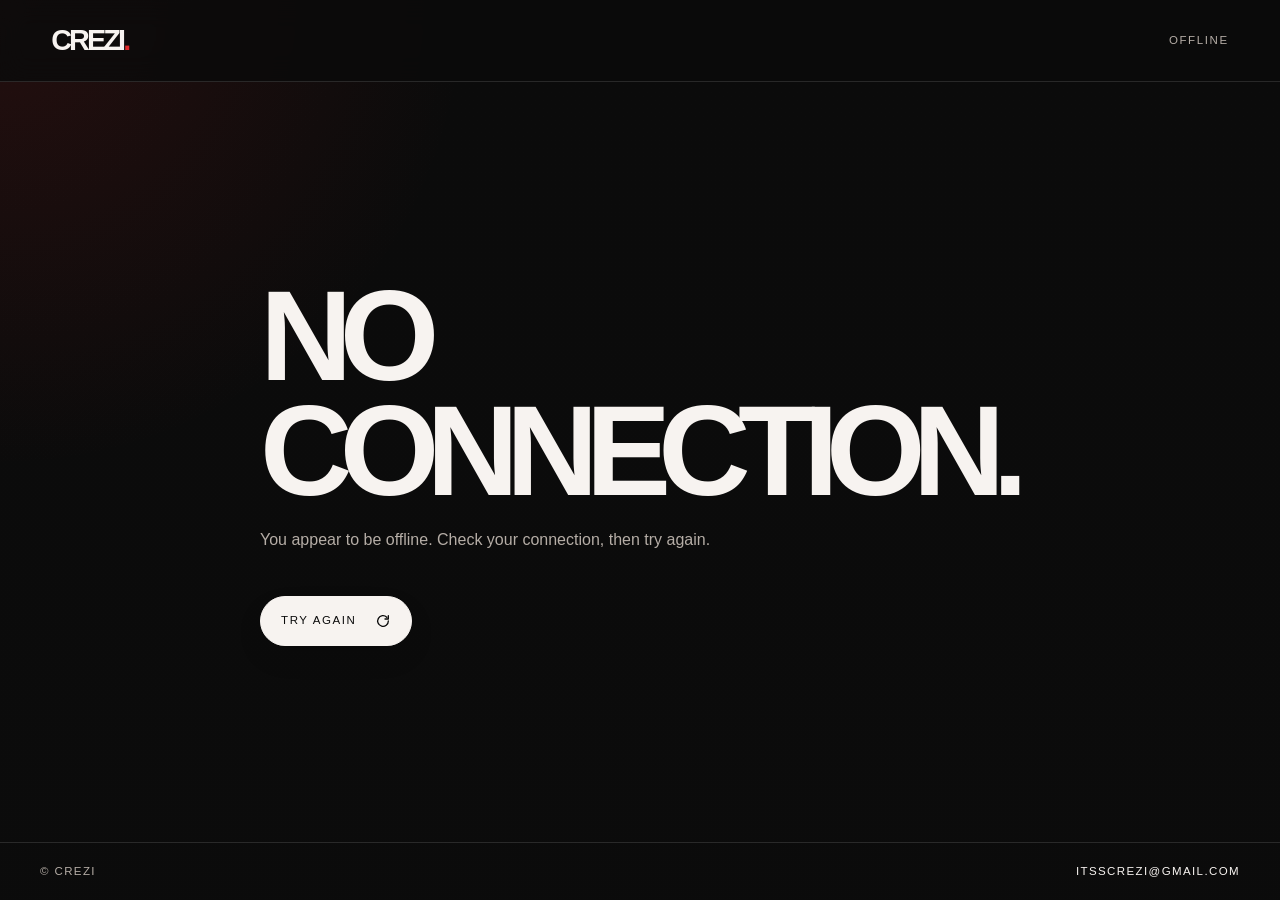
<file: offline.html>
<!doctype html>
<html lang="en">
<head>
  <meta charset="utf-8">
  <meta name="viewport" content="width=device-width,initial-scale=1">
  <meta name="theme-color" content="#0b0b0b">
  <meta name="robots" content="noindex">
  <title>Offline — CREZI</title>
  <script>try{var th=localStorage.getItem('crezi-theme');if(th)document.documentElement.dataset.theme=th;}catch(e){}</script>
  <link rel="stylesheet" href="/styles.css">
  <link rel="stylesheet" href="/site-refresh.css">
  <link rel="stylesheet" href="/ui-fixes.css">
  <style>
    .offline-page{min-height:100svh;display:grid;grid-template-rows:auto 1fr auto}
    .offline-main{width:min(760px,calc(100% - 40px));margin:auto;padding:80px 0}
    .offline-main h1{margin:0 0 20px;font:700 clamp(3rem,12vw,8rem)/.9 "Space Grotesk",Arial,sans-serif;letter-spacing:-.1em;text-transform:uppercase}
    .offline-main p{max-width:460px;color:var(--muted)}
    .offline-main .button svg{width:16px;height:16px;fill:none;stroke:currentColor;stroke-width:2;stroke-linecap:round;stroke-linejoin:round}
    .page-tag{justify-self:end;color:var(--muted);font-size:.72rem;letter-spacing:.14em;text-transform:uppercase}
  </style>
</head>
<body class="offline-page">
  <header class="site-header"><a class="wordmark" href="/">CREZI<span>.</span></a><span></span><span class="page-tag" data-t="tag">Offline</span></header>
  <main class="offline-main">
    <h1 data-t="title">No connection.</h1>
    <p data-t="text">You appear to be offline. Check your connection, then try again.</p>
    <button class="button" type="button" onclick="location.reload()"><span data-t="button">Try again</span><svg viewBox="0 0 24 24" aria-hidden="true"><path d="M20 12a8 8 0 1 1-2.34-5.66M20 4v5h-5"></path></svg></button>
  </main>
  <footer class="site-footer"><div class="section-shell footer-inner"><span>© CREZI</span><a href="mailto:itsscrezi@gmail.com">itsscrezi@gmail.com</a></div></footer>
  <script>
    var L = {
      en:{tag:'Offline',title:'No connection.',text:'You appear to be offline. Check your connection, then try again.',button:'Try again'},
      nl:{tag:'Offline',title:'Geen verbinding.',text:'Je lijkt offline te zijn. Controleer je verbinding en probeer het opnieuw.',button:'Opnieuw proberen'},
      fr:{tag:'Hors ligne',title:'Pas de connexion.',text:'Vous semblez être hors ligne. Vérifiez votre connexion puis réessayez.',button:'Réessayer'},
      sq:{tag:'Pa internet',title:'Pa lidhje.',text:'Duket se je pa internet. Kontrollo lidhjen dhe provo përsëri.',button:'Provo përsëri'},
      de:{tag:'Offline',title:'Keine Verbindung.',text:'Du scheinst offline zu sein. Prüfe deine Verbindung und versuche es erneut.',button:'Erneut versuchen'}
    };
    var lang = 'en';
    try { lang = localStorage.getItem('crezi-language') || 'en'; } catch (e) {}
    if (!L[lang]) lang = 'en';
    document.documentElement.lang = lang;
    document.querySelectorAll('[data-t]').forEach(function (n) { n.textContent = L[lang][n.getAttribute('data-t')]; });
    addEventListener('online', function () { location.reload(); });
  </script>
</body>
</html>
</file>
<file: styles.css>
/* ===== PART 1: base (old styles.css, unused rules removed, @import removed) ===== */
:root{--bg:#f2efe9;--bg-strong:#e9e1d9;--surface:#ffffff;--text:#121212;--muted:#5d5a56;--line:rgba(18,18,18,.12);--accent:#d81d1d;--accent-strong:#b51212;--accent-soft:rgba(216,29,29,.12);--header:rgba(242,239,233,.88);--shadow:0 28px 70px rgba(18,18,18,.08)}
:root[data-theme="dark"]{--bg:#0d0d0d;--bg-strong:#171717;--surface:#141414;--text:#f7f3ee;--muted:#b9b3ac;--line:rgba(255,255,255,.08);--accent:#ef3d3d;--accent-strong:#db3030;--accent-soft:rgba(239,61,61,.18);--header:rgba(13,13,13,.88);--shadow:0 28px 70px rgba(0,0,0,.28)}
*{box-sizing:border-box}
html{scroll-behavior:smooth;scroll-padding-top:86px}
body{margin:0;background:var(--bg);color:var(--text);font-family:"DM Sans",Arial,sans-serif;line-height:1.5;transition:background .2s ease,color .2s ease}
img{max-width:100%;display:block}
a{color:inherit;text-decoration:none}
button,input,select,textarea{font:inherit}
.section-shell{width:min(1180px,calc(100% - 64px));margin:0 auto}
.site-header{position:sticky;top:0;z-index:50;display:flex;align-items:center;justify-content:space-between;height:78px;background:var(--header);backdrop-filter:blur(12px);border-bottom:1px solid var(--line);padding:0 28px}
.wordmark{font-family:"Space Grotesk",Arial,sans-serif;font-size:clamp(1.8rem,2vw,2.2rem);font-weight:700;letter-spacing:-.08em;line-height:1;text-transform:uppercase}
.wordmark span{color:var(--accent)}
.desktop-nav{display:flex;align-items:center;gap:clamp(18px,2vw,36px);font-size:.74rem;letter-spacing:.18em;text-transform:uppercase}
.desktop-nav a{position:relative;color:var(--muted);transition:color .2s ease}
.desktop-nav a::after{content:"";position:absolute;left:0;bottom:-10px;width:100%;height:1px;background:var(--accent);transform:scaleX(0);transform-origin:left;transition:transform .2s ease}
.desktop-nav a:hover,.desktop-nav a:focus-visible{color:var(--text)}
.desktop-nav a:hover::after,.desktop-nav a:focus-visible::after{transform:scaleX(1)}
.header-actions{display:flex;align-items:center;gap:12px}
.icon-button{width:38px;height:38px;border-radius:50%;border:1px solid var(--line);background:transparent;color:var(--text);display:inline-flex;align-items:center;justify-content:center;cursor:pointer;transition:background .2s ease,border-color .2s ease}
.icon-button:hover,.icon-button:focus-visible{background:var(--accent-soft);border-color:transparent}
.menu-toggle{display:none}
.mobile-menu{display:none}
.hero{display:grid;grid-template-columns:minmax(0,1.08fr) minmax(280px,.92fr);align-items:center;gap:clamp(28px,4vw,70px);min-height:calc(100vh - 78px);padding:clamp(52px,9vw,94px) 0 28px}
.hero-copy{max-width:620px}
.eyebrow{display:inline-flex;align-items:center;gap:10px;margin:0 0 16px;color:var(--muted);font-size:.72rem;letter-spacing:.2em;text-transform:uppercase}
.hero-copy h1{margin:0;font-family:"Space Grotesk",Arial,sans-serif;font-size:clamp(3.5rem,7vw,7rem);line-height:.9;letter-spacing:-.08em;text-transform:uppercase}
.button{display:inline-flex;align-items:center;justify-content:center;padding:14px 22px;min-height:52px;border-radius:999px;border:1px solid var(--text);font-size:.72rem;letter-spacing:.14em;text-transform:uppercase;transition:transform .2s ease,background .2s ease,color .2s ease}
.button:hover,.button:focus-visible,.music-links a:hover,.music-links a:focus-visible{transform:translateY(-1px)}
.music-links a::after{content:"";position:absolute;left:0;bottom:-8px;width:100%;height:1px;background:var(--accent);transform:scaleX(0);transform-origin:left;transition:transform .2s ease}
.music-links a:hover::after,.music-links a:focus-visible::after{transform:scaleX(1)}
.marquee-wrap{position:relative;overflow:hidden;border-top:1px solid var(--line);border-bottom:1px solid var(--line);background:rgba(18,18,18,.02)}
.marquee-track{display:flex;width:max-content;white-space:nowrap;animation:ticker 28s linear infinite}
.marquee-track span{display:inline-flex;align-items:center;gap:18px;padding:18px 0;color:var(--muted);font-size:.72rem;letter-spacing:.18em;text-transform:uppercase}
@keyframes ticker{0%{transform:translateX(0)}100%{transform:translateX(-50%)}}
.section-block{padding:clamp(72px,10vw,120px) 0}
.section-heading{display:grid;grid-template-columns:minmax(0,.9fr) minmax(0,1.1fr);align-items:end;gap:20px 40px;margin-bottom:36px}
.section-heading h2,.contact-section h2{margin:0;font-family:"Space Grotesk",Arial,sans-serif;font-size:clamp(2.5rem,5vw,4.4rem);line-height:.95;letter-spacing:-.08em;text-transform:uppercase}
.music-grid{display:grid;grid-template-columns:repeat(2,minmax(0,1fr));gap:26px}
.music-card{background:var(--surface);border:1px solid var(--line);box-shadow:var(--shadow);padding:18px}
.music-card img,.cover-placeholder{width:100%;aspect-ratio:1.2;object-fit:cover;background:#d9d3cd;border:1px solid var(--line)}
.cover-placeholder{display:flex;align-items:flex-end;justify-content:space-between;padding:16px;font-family:"Space Grotesk",Arial,sans-serif;font-size:1.2rem;letter-spacing:-.06em}
.music-card-info{display:grid;grid-template-columns:minmax(0,1.2fr) auto;align-items:end;gap:18px;padding-top:18px}
.music-card-info h3{margin:0 0 8px;font-family:"Space Grotesk",Arial,sans-serif;font-size:clamp(1.7rem,2vw,2.2rem);letter-spacing:-.06em;text-transform:uppercase}
.music-card-info p{margin:0;color:var(--muted)}
.music-card .eyebrow{margin-bottom:10px;font-size:.63rem;letter-spacing:.18em}
.music-links{display:flex;flex-direction:column;align-items:flex-end;gap:10px}
.music-links a{position:relative;display:inline-flex;align-items:center;gap:8px;color:var(--text);font-size:.68rem;letter-spacing:.14em;text-transform:uppercase;border-bottom:1px solid var(--line);padding-bottom:4px}
.music-card .embed-toggle{width:100%;margin-top:18px;padding:12px 14px;border:1px solid var(--line);background:transparent;color:var(--text);font-size:.7rem;letter-spacing:.12em;text-transform:uppercase;cursor:pointer}
.spotify-embed{display:block;width:100%;margin-top:18px;border:0;border-radius:12px}
.about-section{display:grid;grid-template-columns:minmax(260px,.8fr) minmax(0,1.2fr);gap:clamp(28px,5vw,60px);align-items:center}
.social-section{border-top:1px solid var(--line);border-bottom:1px solid var(--line);background:rgba(18,18,18,.02)}
.social-inner{display:grid;grid-template-columns:minmax(0,.78fr) minmax(0,1.22fr);align-items:center;gap:28px;padding:clamp(54px,7vw,90px) 0}
.contact-section{padding-bottom:100px}
.contact-form{background:var(--surface);border:1px solid var(--line);box-shadow:var(--shadow);padding:clamp(22px,3vw,32px)}
.form-row{display:grid;grid-template-columns:repeat(2,minmax(0,1fr));gap:18px;margin-bottom:18px}
.contact-form label{display:block;color:var(--muted);font-size:.72rem;letter-spacing:.12em;text-transform:uppercase}
.contact-form input,.contact-form textarea,.contact-form select{width:100%;margin-top:10px;background:transparent;color:var(--text);border:1px solid var(--line);min-height:52px;padding:14px 16px}
.contact-form textarea{min-height:150px;resize:vertical}
.form-bottom{display:flex;align-items:center;justify-content:space-between;gap:18px;margin-top:22px}
.form-bottom p{margin:0;color:var(--muted);font-size:.82rem}
.site-footer{border-top:1px solid var(--line);padding:26px 0 36px}
@media (max-width:960px){
.hero{grid-template-columns:1fr;min-height:auto;padding-top:56px}
.section-heading,.about-section,.social-inner{grid-template-columns:1fr}
.music-grid{grid-template-columns:1fr}
}
@media (max-width:760px){
.site-header{padding:0 20px}
.desktop-nav{display:none}
.menu-toggle{display:inline-flex}
.mobile-menu{display:grid;gap:14px;padding:18px 20px 24px;border-bottom:1px solid var(--line);background:var(--surface)}
.mobile-menu a{color:var(--text);font-size:.72rem;letter-spacing:.18em;text-transform:uppercase}
.section-shell{width:min(100% - 34px,1180px)}
.hero-copy h1{font-size:clamp(2.9rem,17vw,4.8rem)}
.form-row{grid-template-columns:1fr}
.form-bottom{flex-direction:column;align-items:flex-start}
}
@media (max-width:760px){
.mobile-menu{position:fixed;top:78px;left:0;right:0;z-index:49;max-height:calc(100vh - 78px);max-height:calc(100dvh - 78px);overflow-y:auto}
.mobile-menu[hidden]{display:none}
}

/* ===== PART 2: layout (old site-refresh.css) ===== */
:root{--bg:#0b0b0b;--bg-strong:#111111;--surface:#141414;--text:#f7f3f0;--muted:#b5ada6;--line:rgba(255,255,255,.12);--accent:#df2a2a;--accent-strong:#c81e1e;--accent-soft:rgba(223,42,42,.12);--header:rgba(11,11,11,.86);--shadow:0 28px 70px rgba(0,0,0,.28)}
:root[data-theme="light"]{--bg:#f5f1ec;--bg-strong:#ece6e0;--surface:#ffffff;--text:#121212;--muted:#5f5a56;--line:rgba(17,17,17,.14);--accent:#c51f26;--accent-strong:#a9121a;--accent-soft:rgba(197,31,38,.12);--header:rgba(245,241,236,.9);--shadow:0 24px 60px rgba(17,17,17,.08)}
*{box-sizing:border-box;min-width:0}
html{scroll-behavior:smooth;scroll-padding-top:96px}
body{margin:0;background:radial-gradient(circle at top left,rgba(223,42,42,.12),transparent 30%),linear-gradient(180deg,var(--bg) 0%,color-mix(in srgb,var(--bg) 90%,#0d0d0d) 100%);color:var(--text);font-family:"DM Sans",Arial,sans-serif;line-height:1.5;overflow-x:hidden}
img{display:block;max-width:100%}
a{color:inherit;text-decoration:none}
button,input,select,textarea{font:inherit}
[hidden]{display:none!important}
.visually-hidden{position:absolute!important;width:1px;height:1px;padding:0;margin:-1px;overflow:hidden;clip:rect(0,0,0,0);white-space:nowrap;border:0}
.section-shell{width:min(1220px,calc(100% - 80px));margin-inline:auto}
.site-header{position:sticky;top:0;z-index:50;display:grid;grid-template-columns:auto minmax(0,1fr) auto;align-items:center;gap:28px;height:82px;padding:0 clamp(22px,4vw,76px);border-bottom:1px solid var(--line);background:var(--header);backdrop-filter:blur(14px);-webkit-backdrop-filter:blur(14px)}
.wordmark{display:inline-flex;align-items:center;font-family:"Space Grotesk",Arial,sans-serif;font-size:clamp(1.8rem,2vw,2.35rem);font-weight:700;letter-spacing:-.1em;line-height:1;text-transform:uppercase;white-space:nowrap;transition:transform .2s ease}
.wordmark:hover,.wordmark:focus-visible{transform:translateY(-1px)}
.wordmark span{color:var(--accent)}
.desktop-nav{display:flex;justify-content:center;align-items:center;gap:clamp(18px,3vw,42px)}
.desktop-nav a,.mobile-menu a{position:relative;color:var(--muted);font-size:.72rem;letter-spacing:.14em;text-transform:uppercase;transition:color .2s ease,transform .2s ease}
.desktop-nav a::after{content:"";position:absolute;left:0;right:0;bottom:-10px;height:1px;background:var(--accent);transform:scaleX(0);transform-origin:left;transition:transform .2s ease}
.desktop-nav a:hover,.desktop-nav a:focus-visible,.mobile-menu a:hover,.mobile-menu a:focus-visible{color:var(--text);transform:translateY(-1px)}
.desktop-nav a:hover::after,.desktop-nav a:focus-visible::after{transform:scaleX(1)}
.header-actions{display:flex;align-items:center;justify-self:end;gap:10px}
.language-wrap select{min-height:40px;padding:0 12px;border:1px solid var(--line);background:var(--bg);color:var(--text);font-size:.72rem;letter-spacing:.08em;text-transform:uppercase;cursor:pointer;transition:border-color .2s ease,box-shadow .2s ease}
.language-wrap select:focus,.contact-form input:focus,.contact-form textarea:focus,.contact-form select:focus{outline:none;border-color:var(--accent);box-shadow:0 0 0 3px rgba(223,42,42,.12)}
.icon-button{width:40px;height:40px;display:inline-grid;place-items:center;border:1px solid var(--line);background:transparent;color:var(--text);cursor:pointer;transition:transform .2s ease,border-color .2s ease,background .2s ease,color .2s ease}
.icon-button:hover,.icon-button:focus-visible{transform:translateY(-2px);background:var(--accent-soft);border-color:var(--accent);color:var(--accent)}
.menu-toggle{display:none}
.mobile-menu{display:none}
.hero{display:grid;grid-template-columns:minmax(0,1.08fr) minmax(300px,.92fr);align-items:center;gap:clamp(32px,7vw,110px);min-height:min(760px,calc(100svh - 82px));padding:clamp(54px,8vh,100px) 0}
.hero-copy{max-width:620px}
.hero-copy h1{margin:0;font-family:"Space Grotesk",Arial,sans-serif;font-size:clamp(5rem,12vw,11rem);font-weight:700;letter-spacing:-.12em;line-height:.8;text-transform:uppercase;text-shadow:0 10px 36px rgba(0,0,0,.18)}
.hero-copy p[data-i18n="tagline"]{margin:18px 0 0;max-width:420px;color:var(--muted);font-size:clamp(1rem,1.6vw,1.28rem)}
.button{position:relative;display:inline-flex;align-items:center;justify-content:center;gap:18px;min-height:50px;margin-top:28px;padding:12px 20px;border:1px solid var(--text);background:var(--text);color:var(--bg);font-size:.72rem;letter-spacing:.14em;text-transform:uppercase;box-shadow:0 12px 24px rgba(0,0,0,.12);transition:transform .2s ease,box-shadow .2s ease,border-color .2s ease,background .2s ease,color .2s ease;overflow:hidden}
.button::before{content:"";position:absolute;inset:0;background:linear-gradient(120deg,transparent 0%,rgba(255,255,255,.25) 50%,transparent 100%);transform:translateX(-120%);transition:transform .6s ease}
.button:hover::before,.button:focus-visible::before{transform:translateX(120%)}
.button:hover,.button:focus-visible{transform:translateY(-2px);border-color:var(--accent);background:var(--accent);color:#fff;box-shadow:0 18px 34px rgba(223,42,42,.24)}
.hero-portrait{position:relative;width:min(100%,480px);justify-self:end;padding:0;border:0;background:transparent;cursor:pointer;animation:float 6s ease-in-out infinite}
/* NO CROP: the whole portrait is always shown, height follows the real image ratio */
.hero-portrait img{width:100%;height:auto;aspect-ratio:auto;object-fit:contain;filter:grayscale(100%) contrast(1.06) brightness(.96);transition:filter 380ms ease,transform 380ms ease,box-shadow .2s ease;box-shadow:var(--shadow)}
.hero-portrait:hover img,.hero-portrait:focus-visible img,.hero-portrait.is-colour img{filter:grayscale(0%) contrast(1) brightness(1);transform:translateY(-2px) scale(1.01)}
@keyframes float{0%,100%{transform:translateY(0)}50%{transform:translateY(-8px)}}
.marquee-wrap{overflow:hidden;border-top:1px solid var(--line);border-bottom:1px solid var(--line);background:linear-gradient(90deg,rgba(223,42,42,.04),rgba(255,255,255,.02),rgba(223,42,42,.04))}
.marquee-track{display:flex;width:max-content;animation:ticker 26s linear infinite}
.marquee-track span{flex:0 0 auto;padding:18px 22px;color:var(--muted);font-size:.76rem;letter-spacing:.2em;text-transform:uppercase;white-space:nowrap}
.section-block{padding:clamp(78px,10vw,126px) 0}
.section-heading,.about-heading{margin-bottom:32px}
.section-heading h2,.about-heading h2{margin:0;font-family:"Space Grotesk",Arial,sans-serif;font-size:clamp(2.7rem,6vw,5rem);line-height:.94;letter-spacing:-.09em;text-transform:uppercase}
.music-grid{display:grid;grid-template-columns:repeat(2,minmax(0,1fr));gap:clamp(18px,3vw,40px)}
.music-card{min-width:0;border-bottom:1px solid var(--line);transition:transform .25s ease}
.music-card:hover{transform:translateY(-3px)}
.cover-play{position:relative;display:block;width:100%;padding:0;border:0;background:var(--bg-strong);cursor:pointer;overflow:hidden;aspect-ratio:1/1;transition:transform .2s ease,box-shadow .2s ease;box-shadow:inset 0 0 0 1px rgba(255,255,255,.02)}
.cover-play:hover,.cover-play:focus-visible,.cover-play.is-playing{transform:translateY(-2px);box-shadow:0 18px 34px rgba(0,0,0,.16)}
.cover-placeholder{position:relative;display:flex;align-items:end;width:100%;height:100%;padding:clamp(18px,3vw,32px);font-family:"Space Grotesk",Arial,sans-serif;font-size:clamp(2rem,5vw,5rem);font-weight:700;letter-spacing:-.1em;line-height:.9;text-transform:uppercase}
.cover-art{position:absolute;inset:0;width:100%;height:100%;object-fit:cover}
.cover-overlay{position:absolute;inset:0;display:flex;align-items:end;gap:12px;padding:20px;background:linear-gradient(180deg,rgba(0,0,0,0) 38%,rgba(0,0,0,.74));color:#fff;opacity:0;transition:opacity .2s ease}
.cover-play:hover .cover-overlay,.cover-play:focus-visible .cover-overlay,.cover-play.is-playing .cover-overlay{opacity:1}
.play-symbol{display:grid;place-items:center;width:44px;height:44px;border-radius:50%;background:var(--accent);font-size:.8rem;line-height:1}
.play-label{font-size:.7rem;letter-spacing:.12em;text-transform:uppercase}
.music-card-info{display:flex;align-items:center;justify-content:space-between;gap:18px;padding:18px 0 20px}
.music-card-info h3{margin:0;font-family:"Space Grotesk",Arial,sans-serif;font-size:clamp(1.4rem,2vw,2.1rem);line-height:1;letter-spacing:-.06em}
.eyebrow{margin:0 0 8px;color:var(--muted);font-size:.68rem;letter-spacing:.16em;text-transform:uppercase}
.music-links{display:flex;flex-wrap:wrap;justify-content:end;gap:12px}
.music-links a{display:inline-flex;align-items:center;gap:7px;color:var(--muted);font-size:.7rem;letter-spacing:.1em;text-transform:uppercase;transition:color .2s ease,transform .2s ease}
.music-links a:hover,.music-links a:focus-visible{color:var(--accent);transform:translateY(-1px)}
.music-links svg,.social-inner svg{width:20px;height:20px;stroke:currentColor;fill:none;stroke-width:1.8;stroke-linecap:round;stroke-linejoin:round}
.music-links .icon-fill,.social-inner .icon-fill{fill:currentColor;stroke:none}
.about-section{display:grid;grid-template-columns:minmax(0,.72fr) minmax(0,1.28fr);align-items:center;gap:clamp(28px,7vw,90px);border-top:1px solid var(--line)}
.about-heading p[data-about-story]{margin:16px 0 0;max-width:440px;color:var(--muted);font-size:1.05rem}
.photo-carousel{width:min(100%,680px);justify-self:end}
.carousel-viewport{overflow:hidden;border:1px solid var(--line);background:var(--bg-strong);box-shadow:var(--shadow)}
.carousel-photo{display:block;width:100%;aspect-ratio:auto;object-fit:contain;object-position:center}
.carousel-controls{display:flex;align-items:center;justify-content:space-between;gap:18px;padding-top:14px;color:var(--muted);font-size:.72rem;letter-spacing:.14em;text-transform:uppercase}
.carousel-controls button{width:42px;height:42px;display:grid;place-items:center;border:1px solid var(--line);background:transparent;color:var(--text);cursor:pointer;transition:transform .2s ease,border-color .2s ease,color .2s ease}
.carousel-controls button:hover,.carousel-controls button:focus-visible{transform:translateY(-1px);border-color:var(--accent);color:var(--accent)}
.carousel-controls button:disabled{opacity:.35;cursor:not-allowed}
.social-section{border-top:1px solid var(--line);border-bottom:1px solid var(--line)}
.social-inner{display:flex;justify-content:center;align-items:center;gap:clamp(24px,6vw,82px);padding:28px 0}
.social-inner a{display:grid;place-items:center;width:40px;height:40px;color:var(--text);transition:transform .2s ease,color .2s ease}
.social-inner a:hover,.social-inner a:focus-visible{transform:translateY(-2px);color:var(--accent)}
.contact-section{padding-bottom:clamp(76px,10vw,120px)}
.contact-form{display:grid;gap:20px;padding:clamp(20px,4vw,42px);border:1px solid var(--line);background:var(--surface);box-shadow:var(--shadow)}
.form-row{display:grid;grid-template-columns:repeat(2,minmax(0,1fr));gap:20px}
.contact-form label{display:block;color:var(--muted);font-size:.7rem;letter-spacing:.12em;text-transform:uppercase}
.contact-form input,.contact-form select,.contact-form textarea{width:100%;min-height:50px;margin-top:8px;padding:13px 14px;border:1px solid var(--line);background:var(--bg);color:var(--text);transition:border-color .2s ease,box-shadow .2s ease,transform .2s ease}
.contact-form textarea{min-height:140px;resize:vertical}
.form-bottom{display:flex;align-items:center;justify-content:space-between;gap:20px}
.form-bottom p{margin:0;color:var(--muted);font-size:.8rem}
.form-bottom .button{margin:0;flex:0 0 auto}
.contact-email{display:inline-block;margin-top:18px;font-size:.8rem;transition:color .2s ease,transform .2s ease}
.contact-email:hover,.contact-email:focus-visible{color:var(--accent);transform:translateY(-1px)}
.site-footer{border-top:1px solid var(--line);padding:20px 0}
.footer-inner{display:flex;align-items:center;justify-content:space-between;gap:16px;color:var(--muted);font-size:.72rem;letter-spacing:.12em;text-transform:uppercase}
.footer-inner a{color:var(--text);transition:color .2s ease}
.footer-inner a:hover,.footer-inner a:focus-visible{color:var(--accent)}
@media (max-width:900px){
.site-header{grid-template-columns:auto 1fr;gap:18px}
.desktop-nav{display:none}
.header-actions{justify-self:end}
.menu-toggle{display:inline-grid}
.mobile-menu:not([hidden]){display:grid;grid-template-columns:repeat(4,minmax(0,1fr));gap:8px;padding:12px 24px 16px;border-bottom:1px solid var(--line);background:rgba(11,11,11,.98)}
.mobile-menu a{padding:10px 6px;text-align:center}
.hero{min-height:auto;grid-template-columns:minmax(0,1fr) minmax(260px,.8fr)}
}
@media (max-width:620px){
.section-shell{width:calc(100% - 40px)}
.site-header{height:68px;padding-inline:20px;gap:12px}
.wordmark{font-size:1.7rem}
.header-actions{gap:7px}
.language-wrap select{min-height:38px;padding-inline:8px;font-size:.66rem}
.icon-button{width:38px;height:38px}
.mobile-menu:not([hidden]){grid-template-columns:repeat(2,minmax(0,1fr));padding:12px 20px 14px}
.hero{grid-template-columns:1fr;gap:34px;padding:52px 0 44px}
.hero-copy h1{font-size:clamp(4.8rem,22vw,8rem)}
.hero-copy p[data-i18n="tagline"]{margin-top:18px}
.hero-portrait{width:min(100%,420px);justify-self:center}
.marquee-track span{padding-block:15px;font-size:.68rem}
.section-block{padding:72px 0}
.music-grid{grid-template-columns:1fr}
.music-card-info{flex-direction:column;align-items:flex-start}
.music-links{justify-content:flex-start}
.about-section{grid-template-columns:1fr;gap:18px}
.social-inner{gap:clamp(18px,8vw,40px);flex-wrap:wrap}
.form-row{grid-template-columns:1fr}
.form-bottom{align-items:flex-start;flex-direction:column}
.footer-inner{flex-direction:column;align-items:flex-start}
}
@media (max-width:360px){
.section-shell{width:calc(100% - 28px)}
.site-header{padding-inline:12px}
.wordmark{font-size:1.5rem}
.icon-button{width:34px;height:34px}
}
@media (prefers-reduced-motion:reduce){
*,*::before,*::after{scroll-behavior:auto!important;animation-duration:.01ms!important;animation-iteration-count:1!important;transition-duration:.01ms!important}
}

/* ===== PART 3: final corrections (old ui-fixes.css, covers no longer cropped) ===== */
#musicGrid{display:grid!important;grid-template-columns:repeat(2,minmax(0,1fr))!important;align-items:start!important;grid-auto-rows:max-content!important;gap:clamp(24px,3.5vw,42px)!important}
#musicGrid>.music-card{box-sizing:border-box!important;position:relative!important;display:flex!important;flex-direction:column!important;align-self:start!important;justify-self:stretch!important;width:100%!important;height:auto!important;min-height:0!important;margin:0!important;padding:clamp(14px,2.2vw,22px)!important;overflow:hidden!important;contain:none!important;gap:0!important}
#musicGrid .music-cover,#musicGrid .cover-play{position:relative!important;display:block!important;width:100%!important;height:auto!important;aspect-ratio:1/1!important;margin:0 0 20px!important;padding:0!important;overflow:hidden!important;background:linear-gradient(135deg,var(--bg-strong),var(--surface))!important}
#musicGrid .music-cover>img,#musicGrid .cover-art{position:absolute!important;inset:0!important;z-index:2!important;display:block!important;width:100%!important;height:100%!important;object-fit:contain!important;border:0!important}
#musicGrid .music-cover>img[hidden]{display:none!important}
#musicGrid .music-cover.has-cover::after{content:"";position:absolute;z-index:3;inset:55% 0 0;background:linear-gradient(transparent,rgba(0,0,0,.62));pointer-events:none}
#musicGrid .music-cover.has-cover .cover-title,#musicGrid .cover-play.has-art .cover-placeholder{display:none!important}
#musicGrid .cover-title,#musicGrid .cover-placeholder{position:absolute!important;z-index:1;inset:auto 0 0;display:flex;align-items:flex-end;width:100%;min-height:38%;padding:clamp(18px,3vw,30px)!important;color:var(--text);font:700 clamp(1.8rem,4vw,3.6rem)/1.08 "Space Grotesk",Arial,sans-serif!important;letter-spacing:-.025em!important;text-align:left;background:linear-gradient(transparent,rgba(0,0,0,.4))}
#musicGrid .music-card-info{position:static!important;display:flex!important;flex-direction:column!important;align-items:stretch!important;justify-content:flex-start!important;flex:0 0 auto!important;width:100%!important;margin:0!important;padding:0 0 12px!important;gap:14px!important}
#musicGrid .music-copy{display:block!important;width:100%!important;min-width:0!important}
#musicGrid .music-copy .eyebrow{margin:0 0 10px!important;letter-spacing:.16em}
#musicGrid .music-copy h3{margin:0 0 10px!important;line-height:1.18!important;letter-spacing:-.025em!important;overflow-wrap:anywhere}
#musicGrid .music-copy p{margin:6px 0 0!important;line-height:1.6!important;overflow-wrap:anywhere}
#musicGrid .track-artist{color:var(--text)!important;font-weight:600}
#musicGrid .track-description{color:var(--muted)!important}
#musicGrid .music-links{position:static!important;display:flex!important;flex-flow:row wrap!important;justify-content:flex-start!important;align-items:center!important;width:100%!important;gap:10px 18px!important;margin:2px 0 0!important}
#musicGrid .music-links a{position:static!important;max-width:100%;overflow-wrap:anywhere}
#musicGrid .music-links a svg{width:13px;height:13px;stroke-width:2}
#musicGrid .embed-toggle{position:static!important;display:inline-flex!important;align-items:center;align-self:flex-start!important;flex:0 0 auto!important;width:auto!important;max-width:100%!important;min-height:46px!important;margin:8px 0 14px!important;padding:11px 16px!important;white-space:normal!important;text-align:left;line-height:1.35}
#musicGrid .embed-toggle svg{flex:none;width:12px;height:12px;margin-right:10px;fill:currentColor;stroke:currentColor;stroke-width:2;stroke-linecap:round;stroke-linejoin:round}
#musicGrid .spotify-player-shell,#musicGrid .spotify-player-shell:not([hidden]){position:static!important;display:block!important;flex:0 0 auto!important;width:100%!important;height:auto!important;min-height:0!important;max-height:none!important;margin:0 0 4px!important;padding:0!important;overflow:hidden!important;clear:both!important;border-radius:12px;isolation:isolate}
#musicGrid .spotify-player-shell[hidden]{display:none!important}
#musicGrid iframe.spotify-embed{position:static!important;display:block!important;float:none!important;inset:auto!important;transform:none!important;box-sizing:border-box!important;width:100%!important;min-width:0!important;max-width:100%!important;height:152px!important;min-height:152px!important;max-height:152px!important;margin:0!important;padding:0!important;border:0!important;border-radius:12px!important}
.site-header{min-width:0}
.desktop-nav{flex-wrap:wrap}
@media (max-width:900px){
.desktop-nav{display:none!important}
.menu-toggle{display:inline-grid!important}
}
@media (max-width:700px){
#musicGrid{grid-template-columns:minmax(0,1fr)!important;gap:24px!important}
#musicGrid>.music-card{padding:16px!important}
#musicGrid .spotify-player-shell,#musicGrid iframe.spotify-embed{width:100%!important}
.section-shell{width:calc(100% - 36px)}
.form-row{grid-template-columns:minmax(0,1fr)!important}
}
@media (max-width:380px){
.site-header{padding-inline:10px!important}
.wordmark{font-size:1.35rem}
}
.icon-button svg,.carousel-controls button svg,.footer-inner a svg{width:18px;height:18px;fill:none;stroke:currentColor;stroke-width:1.8;stroke-linecap:round;stroke-linejoin:round}
.footer-inner a{display:inline-flex;align-items:center;gap:8px}
.footer-inner a svg{width:14px;height:14px;stroke-width:2}
.icon-moon{display:none}
:root[data-theme="light"] .icon-sun{display:none}
:root[data-theme="light"] .icon-moon{display:block}
.burger,.burger::before,.burger::after{display:block;width:18px;height:2px;background:currentColor;border-radius:2px;transition:top .2s ease,transform .2s ease,background .2s ease}
.burger{position:relative}
.burger::before,.burger::after{content:"";position:absolute;left:0}
.burger::before{top:-6px}
.burger::after{top:6px}
.menu-toggle[aria-expanded="true"] .burger{background:transparent}
.menu-toggle[aria-expanded="true"] .burger::before{top:0;transform:rotate(45deg)}
.menu-toggle[aria-expanded="true"] .burger::after{top:0;transform:rotate(-45deg)}
:root{--header-h:82px}
@media (max-width:620px){:root{--header-h:68px}}
@media (max-width:900px){
.mobile-menu:not([hidden]){position:fixed;top:var(--header-h);left:0;right:0;z-index:49;display:flex;flex-direction:column;gap:0;padding:6px 24px 14px;max-height:calc(100vh - var(--header-h));max-height:calc(100dvh - var(--header-h));overflow-y:auto;background:var(--bg);border-bottom:1px solid var(--line);box-shadow:0 24px 40px rgba(0,0,0,.3)}
.mobile-menu a{padding:16px 0;text-align:left;font-size:.8rem;color:var(--text);border-bottom:1px solid var(--line)}
.mobile-menu a:last-child{border-bottom:0}
}
.marquee-track{animation-name:ticker!important;animation-duration:var(--ticker-duration,40s)!important;animation-timing-function:linear!important;animation-iteration-count:infinite!important;will-change:transform}
.marquee-track span{display:inline-flex;align-items:center;gap:44px}
.marquee-track span::after{content:"";flex:none;width:6px;height:6px;border-radius:50%;background:var(--accent)}
#carouselViewport{display:grid;place-items:center;overflow:visible;height:auto;max-height:none}
#carouselViewport .carousel-photo{display:block;width:auto;height:auto;max-width:100%;max-height:78vh;max-height:78svh;aspect-ratio:auto;object-fit:contain;object-position:center}
.language-wrap{position:relative}
.language-native-hidden{position:absolute!important;width:1px!important;height:1px!important;padding:0!important;margin:-1px!important;overflow:hidden!important;clip:rect(0,0,0,0)!important;white-space:nowrap!important;border:0!important}
.language-visual{position:relative}
.language-visual-toggle{display:flex;align-items:center;gap:8px;min-height:40px;padding:0 10px;border:1px solid var(--line);background:var(--bg);color:var(--text);font-size:.72rem;letter-spacing:.08em;text-transform:uppercase;cursor:pointer;transition:border-color .2s ease}
.language-visual-toggle:hover,.language-visual-toggle:focus-visible,.language-visual-toggle[aria-expanded="true"]{border-color:var(--accent);outline:none}
.language-visual .flag{display:block;flex:none;width:22px;height:15px;border-radius:2px;box-shadow:0 0 0 1px rgba(127,127,127,.25)}
.language-visual .chev{flex:none;width:12px;height:12px;fill:none;stroke:currentColor;stroke-width:2;stroke-linecap:round;stroke-linejoin:round}
.language-visual-menu{position:absolute;z-index:100;top:calc(100% + 8px);right:0;display:grid;min-width:170px;padding:6px;border:1px solid var(--line);background:var(--surface);box-shadow:var(--shadow)}
.language-visual-option{display:flex;align-items:center;gap:10px;width:100%;padding:10px;border:0;background:transparent;color:var(--text);font-size:.8rem;text-align:left;cursor:pointer}
.language-visual-option:hover,.language-visual-option:focus-visible{background:var(--accent-soft);outline:none}
.language-visual-option[aria-selected="true"]{color:var(--accent)}
@media (max-width:620px){
.language-visual-toggle{min-height:38px;padding:0 8px;gap:6px}
.language-visual-toggle .lang-name{display:none}
}
#musicGrid[data-density="compact"]{grid-template-columns:repeat(3,minmax(0,1fr))!important;gap:clamp(14px,2vw,26px)!important}
@media (max-width:960px){#musicGrid[data-density="compact"]{grid-template-columns:repeat(2,minmax(0,1fr))!important}}
@media (max-width:620px){#musicGrid[data-density="compact"]{grid-template-columns:minmax(0,1fr)!important}}
#musicGrid[data-density="compact"]>.music-card{padding:clamp(10px,1.4vw,16px)!important}
#musicGrid[data-density="compact"] .music-cover{margin-bottom:14px!important}
#musicGrid[data-density="compact"] .cover-title{font-size:clamp(1.2rem,2.2vw,1.9rem)!important;padding:14px!important}
#musicGrid[data-density="compact"] .music-copy h3{font-size:clamp(1.05rem,1.5vw,1.4rem)}
#musicGrid[data-density="compact"] .music-copy p{font-size:.84rem;line-height:1.5!important}
#musicGrid[data-density="compact"] .embed-toggle{min-height:40px!important;padding:9px 12px!important;font-size:.66rem}
.music-pager{display:flex;flex-wrap:wrap;align-items:center;justify-content:center;gap:8px;margin-top:38px}
.pager-button{display:inline-grid;place-items:center;min-width:40px;height:40px;padding:0 10px;border:1px solid var(--line);background:transparent;color:var(--text);font-size:.8rem;cursor:pointer;transition:border-color .2s ease,color .2s ease,background .2s ease,transform .2s ease}
.pager-button:hover:not(:disabled),.pager-button:focus-visible:not(:disabled){border-color:var(--accent);color:var(--accent);transform:translateY(-1px)}
.pager-button[aria-current="page"]{background:var(--accent);border-color:var(--accent);color:#fff;cursor:default}
.pager-button:disabled{opacity:.35;cursor:not-allowed}
.pager-button svg{width:16px;height:16px;fill:none;stroke:currentColor;stroke-width:1.8;stroke-linecap:round;stroke-linejoin:round}
.pager-gap{color:var(--muted);padding:0 4px}
</file>
<file: site-refresh.css>
/* CREZI premium editorial UI */
:root {
  --bg: #0b0b0b;
  --bg-strong: #111111;
  --surface: #141414;
  --text: #f7f3f0;
  --muted: #b5ada6;
  --line: rgba(255,255,255,0.12);
  --accent: #df2a2a;
  --accent-strong: #c81e1e;
  --accent-soft: rgba(223, 42, 42, 0.12);
  --header: rgba(11,11,11,0.86);
  --shadow: 0 28px 70px rgba(0,0,0,0.28);
}

:root[data-theme="light"] {
  --bg: #f5f1ec;
  --bg-strong: #ece6e0;
  --surface: #ffffff;
  --text: #121212;
  --muted: #5f5a56;
  --line: rgba(17,17,17,0.14);
  --accent: #c51f26;
  --accent-strong: #a9121a;
  --accent-soft: rgba(197, 31, 38, 0.12);
  --header: rgba(245,241,236,0.9);
  --shadow: 0 24px 60px rgba(17,17,17,0.08);
}

* { box-sizing: border-box; min-width: 0; }
html { scroll-behavior: smooth; scroll-padding-top: 96px; }
body {
  margin: 0;
  background:
    radial-gradient(circle at top left, rgba(223,42,42,0.12), transparent 30%),
    linear-gradient(180deg, var(--bg) 0%, color-mix(in srgb, var(--bg) 90%, #0d0d0d) 100%);
  color: var(--text);
  font-family: "DM Sans", Arial, sans-serif;
  line-height: 1.5;
  overflow-x: hidden;
}
img { display: block; max-width: 100%; }
a { color: inherit; text-decoration: none; }
button, input, select, textarea { font: inherit; }
[hidden] { display: none !important; }

.visually-hidden {
  position: absolute !important;
  width: 1px; height: 1px;
  padding: 0; margin: -1px;
  overflow: hidden; clip: rect(0,0,0,0);
  white-space: nowrap; border: 0;
}

.section-shell {
  width: min(1220px, calc(100% - 80px));
  margin-inline: auto;
}

.site-header {
  position: sticky;
  top: 0;
  z-index: 50;
  display: grid;
  grid-template-columns: auto minmax(0,1fr) auto;
  align-items: center;
  gap: 28px;
  height: 82px;
  padding: 0 clamp(22px, 4vw, 76px);
  border-bottom: 1px solid var(--line);
  background: var(--header);
  backdrop-filter: blur(14px);
  -webkit-backdrop-filter: blur(14px);
}

.wordmark {
  display: inline-flex;
  align-items: center;
  font-family: "Space Grotesk", Arial, sans-serif;
  font-size: clamp(1.8rem, 2vw, 2.35rem);
  font-weight: 700;
  letter-spacing: -0.1em;
  line-height: 1;
  text-transform: uppercase;
  white-space: nowrap;
  transition: transform 0.2s ease;
}
.wordmark:hover, .wordmark:focus-visible { transform: translateY(-1px); }
.wordmark span { color: var(--accent); }

.desktop-nav {
  display: flex;
  justify-content: center;
  align-items: center;
  gap: clamp(18px, 3vw, 42px);
}
.desktop-nav a,
.mobile-menu a {
  position: relative;
  color: var(--muted);
  font-size: 0.72rem;
  letter-spacing: 0.14em;
  text-transform: uppercase;
  transition: color 0.2s ease, transform 0.2s ease;
}
.desktop-nav a::after {
  content: "";
  position: absolute;
  left: 0;
  right: 0;
  bottom: -10px;
  height: 1px;
  background: var(--accent);
  transform: scaleX(0);
  transform-origin: left;
  transition: transform 0.2s ease;
}
.desktop-nav a:hover,
.desktop-nav a:focus-visible,
.mobile-menu a:hover,
.mobile-menu a:focus-visible {
  color: var(--text);
  transform: translateY(-1px);
}
.desktop-nav a:hover::after,
.desktop-nav a:focus-visible::after { transform: scaleX(1); }

.header-actions {
  display: flex;
  align-items: center;
  justify-self: end;
  gap: 10px;
}

.language-wrap select {
  min-height: 40px;
  padding: 0 12px;
  border: 1px solid var(--line);
  background: var(--bg);
  color: var(--text);
  font-size: 0.72rem;
  letter-spacing: 0.08em;
  text-transform: uppercase;
  cursor: pointer;
  transition: border-color 0.2s ease, box-shadow 0.2s ease;
}
.language-wrap select:focus,
.contact-form input:focus,
.contact-form textarea:focus,
.contact-form select:focus {
  outline: none;
  border-color: var(--accent);
  box-shadow: 0 0 0 3px rgba(223,42,42,0.12);
}

.icon-button {
  width: 40px;
  height: 40px;
  display: inline-grid;
  place-items: center;
  border: 1px solid var(--line);
  background: transparent;
  color: var(--text);
  cursor: pointer;
  transition: transform 0.2s ease, border-color 0.2s ease, background 0.2s ease, color 0.2s ease;
}
.icon-button:hover,
.icon-button:focus-visible {
  transform: translateY(-2px);
  background: var(--accent-soft);
  border-color: var(--accent);
  color: var(--accent);
}

.menu-toggle { display: none; }
.mobile-menu { display: none; }

.hero {
  display: grid;
  grid-template-columns: minmax(0, 1.08fr) minmax(300px, 0.92fr);
  align-items: center;
  gap: clamp(32px, 7vw, 110px);
  min-height: min(760px, calc(100svh - 82px));
  padding: clamp(54px, 8vh, 100px) 0;
}

.hero-copy { max-width: 620px; }
.hero-copy h1 {
  margin: 0;
  font-family: "Space Grotesk", Arial, sans-serif;
  font-size: clamp(5rem, 12vw, 11rem);
  font-weight: 700;
  letter-spacing: -0.12em;
  line-height: 0.8;
  text-transform: uppercase;
  text-shadow: 0 10px 36px rgba(0,0,0,0.18);
}
.hero-copy p[data-i18n="tagline"] {
  margin: 18px 0 0;
  max-width: 420px;
  color: var(--muted);
  font-size: clamp(1rem, 1.6vw, 1.28rem);
}

.button {
  position: relative;
  display: inline-flex;
  align-items: center;
  justify-content: center;
  gap: 18px;
  min-height: 50px;
  margin-top: 28px;
  padding: 12px 20px;
  border: 1px solid var(--text);
  background: var(--text);
  color: var(--bg);
  font-size: 0.72rem;
  letter-spacing: 0.14em;
  text-transform: uppercase;
  box-shadow: 0 12px 24px rgba(0,0,0,0.12);
  transition: transform 0.2s ease, box-shadow 0.2s ease, border-color 0.2s ease, background 0.2s ease, color 0.2s ease;
  overflow: hidden;
}
.button::before {
  content: "";
  position: absolute;
  inset: 0;
  background: linear-gradient(120deg, transparent 0%, rgba(255,255,255,0.25) 50%, transparent 100%);
  transform: translateX(-120%);
  transition: transform 0.6s ease;
}
.button:hover::before,
.button:focus-visible::before { transform: translateX(120%); }
.button:hover,
.button:focus-visible {
  transform: translateY(-2px);
  border-color: var(--accent);
  background: var(--accent);
  color: #fff;
  box-shadow: 0 18px 34px rgba(223,42,42,0.24);
}

.hero-portrait {
  position: relative;
  width: min(100%, 480px);
  justify-self: end;
  padding: 0;
  border: 0;
  background: transparent;
  cursor: pointer;
  animation: float 6s ease-in-out infinite;
}
.hero-portrait img {
  width: 100%;
  aspect-ratio: 4 / 5;
  object-fit: cover;
  filter: grayscale(100%) contrast(1.06) brightness(0.96);
  transition: filter 380ms ease, transform 380ms ease, box-shadow 0.2s ease;
  box-shadow: var(--shadow);
}
.hero-portrait:hover img,
.hero-portrait:focus-visible img,
.hero-portrait.is-colour img {
  filter: grayscale(0%) contrast(1) brightness(1);
  transform: translateY(-2px) scale(1.01);
}
@keyframes float {
  0%, 100% { transform: translateY(0px); }
  50% { transform: translateY(-8px); }
}

.marquee-wrap {
  overflow: hidden;
  border-top: 1px solid var(--line);
  border-bottom: 1px solid var(--line);
  background: linear-gradient(90deg, rgba(223,42,42,0.04), rgba(255,255,255,0.02), rgba(223,42,42,0.04));
}
.marquee-track {
  display: flex;
  width: max-content;
  animation: ticker 26s linear infinite;
}
.marquee-track span {
  flex: 0 0 auto;
  padding: 18px 22px;
  color: var(--muted);
  font-size: 0.76rem;
  letter-spacing: 0.2em;
  text-transform: uppercase;
  white-space: nowrap;
}
@keyframes ticker {
  from { transform: translateX(0); }
  to { transform: translateX(-50%); }
}

.section-block { padding: clamp(78px, 10vw, 126px) 0; }

.section-heading,
.about-heading {
  margin-bottom: 32px;
}
.section-heading h2,
.about-heading h2 {
  margin: 0;
  font-family: "Space Grotesk", Arial, sans-serif;
  font-size: clamp(2.7rem, 6vw, 5rem);
  line-height: 0.94;
  letter-spacing: -0.09em;
  text-transform: uppercase;
}

.music-grid {
  display: grid;
  grid-template-columns: repeat(2, minmax(0, 1fr));
  gap: clamp(18px, 3vw, 40px);
}

.music-card {
  min-width: 0;
  border-bottom: 1px solid var(--line);
  transition: transform 0.25s ease;
}
.music-card:hover { transform: translateY(-3px); }

.cover-play {
  position: relative;
  display: block;
  width: 100%;
  padding: 0;
  border: 0;
  background: var(--bg-strong);
  cursor: pointer;
  overflow: hidden;
  aspect-ratio: 1 / 1;
  transition: transform 0.2s ease, box-shadow 0.2s ease;
  box-shadow: inset 0 0 0 1px rgba(255,255,255,0.02);
}
.cover-play:hover,
.cover-play:focus-visible,
.cover-play.is-playing {
  transform: translateY(-2px);
  box-shadow: 0 18px 34px rgba(0,0,0,0.16);
}
.cover-placeholder {
  position: relative;
  display: flex;
  align-items: end;
  width: 100%;
  height: 100%;
  padding: clamp(18px, 3vw, 32px);
  font-family: "Space Grotesk", Arial, sans-serif;
  font-size: clamp(2rem, 5vw, 5rem);
  font-weight: 700;
  letter-spacing: -0.1em;
  line-height: 0.9;
  text-transform: uppercase;
}
.cover-art {
  position: absolute;
  inset: 0;
  width: 100%;
  height: 100%;
  object-fit: cover;
}
.cover-overlay {
  position: absolute;
  inset: 0;
  display: flex;
  align-items: end;
  gap: 12px;
  padding: 20px;
  background: linear-gradient(180deg, rgba(0,0,0,0) 38%, rgba(0,0,0,0.74));
  color: #fff;
  opacity: 0;
  transition: opacity 0.2s ease;
}
.cover-play:hover .cover-overlay,
.cover-play:focus-visible .cover-overlay,
.cover-play.is-playing .cover-overlay {
  opacity: 1;
}
.play-symbol {
  display: grid;
  place-items: center;
  width: 44px;
  height: 44px;
  border-radius: 50%;
  background: var(--accent);
  font-size: 0.8rem;
  line-height: 1;
}
.play-label {
  font-size: 0.7rem;
  letter-spacing: 0.12em;
  text-transform: uppercase;
}

.music-card-info {
  display: flex;
  align-items: center;
  justify-content: space-between;
  gap: 18px;
  padding: 18px 0 20px;
}
.music-card-info h3 {
  margin: 0;
  font-family: "Space Grotesk", Arial, sans-serif;
  font-size: clamp(1.4rem, 2vw, 2.1rem);
  line-height: 1;
  letter-spacing: -0.06em;
}
.eyebrow {
  margin: 0 0 8px;
  color: var(--muted);
  font-size: 0.68rem;
  letter-spacing: 0.16em;
  text-transform: uppercase;
}

.music-links {
  display: flex;
  flex-wrap: wrap;
  justify-content: end;
  gap: 12px;
}
.music-links a {
  display: inline-flex;
  align-items: center;
  gap: 7px;
  color: var(--muted);
  font-size: 0.7rem;
  letter-spacing: 0.1em;
  text-transform: uppercase;
  transition: color 0.2s ease, transform 0.2s ease;
}
.music-links a:hover,
.music-links a:focus-visible {
  color: var(--accent);
  transform: translateY(-1px);
}
.music-links svg,
.social-inner svg {
  width: 20px;
  height: 20px;
  stroke: currentColor;
  fill: none;
  stroke-width: 1.8;
  stroke-linecap: round;
  stroke-linejoin: round;
}
.music-links .icon-fill,
.social-inner .icon-fill {
  fill: currentColor;
  stroke: none;
}

.about-section {
  display: grid;
  grid-template-columns: minmax(0, 0.72fr) minmax(0, 1.28fr);
  align-items: center;
  gap: clamp(28px, 7vw, 90px);
  border-top: 1px solid var(--line);
}
.about-heading p[data-about-story] {
  margin: 16px 0 0;
  max-width: 440px;
  color: var(--muted);
  font-size: 1.05rem;
}

.photo-carousel {
  width: min(100%, 680px);
  justify-self: end;
}
.carousel-viewport {
  overflow: hidden;
  border: 1px solid var(--line);
  background: var(--bg-strong);
  box-shadow: var(--shadow);
}
.carousel-photo {
  display: block;
  width: 100%;
  aspect-ratio: auto;
  object-fit: contain;
  object-position: center;
}
.carousel-controls {
  display: flex;
  align-items: center;
  justify-content: space-between;
  gap: 18px;
  padding-top: 14px;
  color: var(--muted);
  font-size: 0.72rem;
  letter-spacing: 0.14em;
  text-transform: uppercase;
}
.carousel-controls button {
  width: 42px;
  height: 42px;
  display: grid;
  place-items: center;
  border: 1px solid var(--line);
  background: transparent;
  color: var(--text);
  cursor: pointer;
  transition: transform 0.2s ease, border-color 0.2s ease, color 0.2s ease;
}
.carousel-controls button:hover,
.carousel-controls button:focus-visible {
  transform: translateY(-1px);
  border-color: var(--accent);
  color: var(--accent);
}
.carousel-controls button:disabled {
  opacity: 0.35;
  cursor: not-allowed;
}

.social-section {
  border-top: 1px solid var(--line);
  border-bottom: 1px solid var(--line);
}
.social-inner {
  display: flex;
  justify-content: center;
  align-items: center;
  gap: clamp(24px, 6vw, 82px);
  padding: 28px 0;
}
.social-inner a {
  display: grid;
  place-items: center;
  width: 40px;
  height: 40px;
  color: var(--text);
  transition: transform 0.2s ease, color 0.2s ease;
}
.social-inner a:hover,
.social-inner a:focus-visible {
  transform: translateY(-2px);
  color: var(--accent);
}

.contact-section { padding-bottom: clamp(76px, 10vw, 120px); }
.contact-form {
  display: grid;
  gap: 20px;
  padding: clamp(20px, 4vw, 42px);
  border: 1px solid var(--line);
  background: var(--surface);
  box-shadow: var(--shadow);
}
.form-row {
  display: grid;
  grid-template-columns: repeat(2, minmax(0, 1fr));
  gap: 20px;
}
.contact-form label {
  display: block;
  color: var(--muted);
  font-size: 0.7rem;
  letter-spacing: 0.12em;
  text-transform: uppercase;
}
.contact-form input,
.contact-form select,
.contact-form textarea {
  width: 100%;
  min-height: 50px;
  margin-top: 8px;
  padding: 13px 14px;
  border: 1px solid var(--line);
  background: var(--bg);
  color: var(--text);
  transition: border-color 0.2s ease, box-shadow 0.2s ease, transform 0.2s ease;
}
.contact-form textarea {
  min-height: 140px;
  resize: vertical;
}
.form-bottom {
  display: flex;
  align-items: center;
  justify-content: space-between;
  gap: 20px;
}
.form-bottom p {
  margin: 0;
  color: var(--muted);
  font-size: 0.8rem;
}
.form-bottom .button {
  margin: 0;
  flex: 0 0 auto;
}
.contact-email {
  display: inline-block;
  margin-top: 18px;
  font-size: 0.8rem;
  transition: color 0.2s ease, transform 0.2s ease;
}
.contact-email:hover,
.contact-email:focus-visible {
  color: var(--accent);
  transform: translateY(-1px);
}

.site-footer {
  border-top: 1px solid var(--line);
  padding: 20px 0;
}
.footer-inner {
  display: flex;
  align-items: center;
  justify-content: space-between;
  gap: 16px;
  color: var(--muted);
  font-size: 0.72rem;
  letter-spacing: 0.12em;
  text-transform: uppercase;
}
.footer-inner a {
  color: var(--text);
  transition: color 0.2s ease;
}
.footer-inner a:hover,
.footer-inner a:focus-visible { color: var(--accent); }

@media (max-width: 900px) {
  .site-header {
    grid-template-columns: auto 1fr;
    gap: 18px;
  }
  .desktop-nav { display: none; }
  .header-actions { justify-self: end; }
  .menu-toggle { display: inline-grid; }
  .mobile-menu:not([hidden]) {
    display: grid;
    grid-template-columns: repeat(4, minmax(0, 1fr));
    gap: 8px;
    padding: 12px 24px 16px;
    border-bottom: 1px solid var(--line);
    background: rgba(11,11,11,0.98);
  }
  .mobile-menu a {
    padding: 10px 6px;
    text-align: center;
  }
  .hero {
    min-height: auto;
    grid-template-columns: minmax(0, 1fr) minmax(260px, 0.8fr);
  }
}

@media (max-width: 620px) {
  .section-shell { width: calc(100% - 40px); }
  .site-header {
    height: 68px;
    padding-inline: 20px;
    gap: 12px;
  }
  .wordmark { font-size: 1.7rem; }
  .header-actions { gap: 7px; }
  .language-wrap select {
    min-height: 38px;
    padding-inline: 8px;
    font-size: 0.66rem;
  }
  .icon-button { width: 38px; height: 38px; }
  .mobile-menu:not([hidden]) {
    grid-template-columns: repeat(2, minmax(0, 1fr));
    padding: 12px 20px 14px;
  }
  .hero {
    grid-template-columns: 1fr;
    gap: 34px;
    padding: 52px 0 44px;
  }
  .hero-copy h1 { font-size: clamp(4.8rem, 22vw, 8rem); }
  .hero-copy p[data-i18n="tagline"] { margin-top: 18px; }
  .hero-portrait {
    width: min(100%, 420px);
    justify-self: center;
  }
  .marquee-track span {
    padding-block: 15px;
    font-size: 0.68rem;
  }
  .section-block { padding: 72px 0; }
  .music-grid { grid-template-columns: 1fr; }
  .music-card-info {
    flex-direction: column;
    align-items: flex-start;
  }
  .music-links { justify-content: flex-start; }
  .about-section {
    grid-template-columns: 1fr;
    gap: 18px;
  }
  .social-inner {
    gap: clamp(18px, 8vw, 40px);
    flex-wrap: wrap;
  }
  .form-row { grid-template-columns: 1fr; }
  .form-bottom {
    align-items: flex-start;
    flex-direction: column;
  }
  .footer-inner {
    flex-direction: column;
    align-items: flex-start;
  }
}

@media (max-width: 360px) {
  .section-shell { width: calc(100% - 28px); }
  .site-header { padding-inline: 12px; }
  .wordmark { font-size: 1.5rem; }
  .icon-button { width: 34px; height: 34px; }
}

@media (prefers-reduced-motion: reduce) {
  *, *::before, *::after {
    scroll-behavior: auto !important;
    animation-duration: 0.01ms !important;
    animation-iteration-count: 1 !important;
    transition-duration: 0.01ms !important;
  }
}
</file>
<file: ui-fixes.css>
/* Final layout corrections. Loaded after styles.css and site-refresh.css. */

/* ==========================================================
   Discography cards
   ========================================================== */
#musicGrid {
  display: grid !important;
  grid-template-columns: repeat(2, minmax(0, 1fr)) !important;
  align-items: start !important;
  grid-auto-rows: max-content !important;
  gap: clamp(24px, 3.5vw, 42px) !important;
}
#musicGrid > .music-card {
  box-sizing: border-box !important;
  position: relative !important;
  display: flex !important;
  flex-direction: column !important;
  align-self: start !important;
  justify-self: stretch !important;
  width: 100% !important;
  height: auto !important;
  min-height: 0 !important;
  margin: 0 !important;
  padding: clamp(14px, 2.2vw, 22px) !important;
  overflow: hidden !important;
  contain: none !important;
  gap: 0 !important;
}
#musicGrid .music-cover,
#musicGrid .cover-play {
  position: relative !important;
  display: block !important;
  width: 100% !important;
  height: auto !important;
  aspect-ratio: 1 / 1 !important;
  margin: 0 0 20px !important;
  padding: 0 !important;
  overflow: hidden !important;
  background: linear-gradient(135deg, var(--bg-strong), var(--surface)) !important;
}
#musicGrid .music-cover > img,
#musicGrid .cover-art {
  position: absolute !important;
  inset: 0 !important;
  z-index: 2 !important;
  display: block !important;
  width: 100% !important;
  height: 100% !important;
  object-fit: cover !important;
  border: 0 !important;
}
#musicGrid .music-cover > img[hidden] { display: none !important; }
#musicGrid .music-cover.has-cover::after {
  content: "";
  position: absolute;
  z-index: 3;
  inset: 55% 0 0;
  background: linear-gradient(transparent, rgba(0,0,0,.62));
  pointer-events: none;
}
#musicGrid .music-cover.has-cover .cover-title,
#musicGrid .cover-play.has-art .cover-placeholder { display: none !important; }
#musicGrid .cover-title,
#musicGrid .cover-placeholder {
  position: absolute !important;
  z-index: 1;
  inset: auto 0 0;
  display: flex;
  align-items: flex-end;
  width: 100%;
  min-height: 38%;
  padding: clamp(18px, 3vw, 30px) !important;
  color: var(--text);
  font: 700 clamp(1.8rem, 4vw, 3.6rem)/1.08 "Space Grotesk", Arial, sans-serif !important;
  letter-spacing: -.025em !important;
  text-align: left;
  background: linear-gradient(transparent, rgba(0,0,0,.4));
}
#musicGrid .music-card-info {
  position: static !important;
  display: flex !important;
  flex-direction: column !important;
  align-items: stretch !important;
  justify-content: flex-start !important;
  flex: 0 0 auto !important;
  width: 100% !important;
  margin: 0 !important;
  padding: 0 0 12px !important;
  gap: 14px !important;
}
#musicGrid .music-copy { display: block !important; width: 100% !important; min-width: 0 !important; }
#musicGrid .music-copy .eyebrow { margin: 0 0 10px !important; letter-spacing: .16em; }
#musicGrid .music-copy h3 { margin: 0 0 10px !important; line-height: 1.18 !important; letter-spacing: -.025em !important; overflow-wrap: anywhere; }
#musicGrid .music-copy p { margin: 6px 0 0 !important; line-height: 1.6 !important; overflow-wrap: anywhere; }
#musicGrid .track-artist { color: var(--text) !important; font-weight: 600; }
#musicGrid .track-description { color: var(--muted) !important; }
#musicGrid .music-links {
  position: static !important;
  display: flex !important;
  flex-flow: row wrap !important;
  justify-content: flex-start !important;
  align-items: center !important;
  width: 100% !important;
  gap: 10px 18px !important;
  margin: 2px 0 0 !important;
}
#musicGrid .music-links a { position: static !important; max-width: 100%; overflow-wrap: anywhere; }
#musicGrid .music-links a svg { width: 13px; height: 13px; stroke-width: 2; }
#musicGrid .embed-toggle {
  position: static !important;
  display: inline-flex !important;
  align-items: center;
  align-self: flex-start !important;
  flex: 0 0 auto !important;
  width: auto !important;
  max-width: 100% !important;
  min-height: 46px !important;
  margin: 8px 0 14px !important;
  padding: 11px 16px !important;
  white-space: normal !important;
  text-align: left;
  line-height: 1.35;
}
#musicGrid .embed-toggle svg {
  flex: none;
  width: 12px;
  height: 12px;
  margin-right: 10px;
  fill: currentColor;
  stroke: currentColor;
  stroke-width: 2;
  stroke-linecap: round;
  stroke-linejoin: round;
}
#musicGrid .spotify-player-shell,
#musicGrid .spotify-player-shell:not([hidden]) {
  position: static !important;
  display: block !important;
  flex: 0 0 auto !important;
  width: 100% !important;
  height: auto !important;
  min-height: 0 !important;
  max-height: none !important;
  margin: 0 0 4px !important;
  padding: 0 !important;
  overflow: hidden !important;
  clear: both !important;
  border-radius: 12px;
  isolation: isolate;
}
#musicGrid .spotify-player-shell[hidden] { display: none !important; }
#musicGrid iframe.spotify-embed {
  position: static !important;
  display: block !important;
  float: none !important;
  inset: auto !important;
  transform: none !important;
  box-sizing: border-box !important;
  width: 100% !important;
  min-width: 0 !important;
  max-width: 100% !important;
  height: 152px !important;
  min-height: 152px !important;
  max-height: 152px !important;
  margin: 0 !important;
  padding: 0 !important;
  border: 0 !important;
  border-radius: 12px !important;
}

/* ==========================================================
   Header / breakpoints
   ========================================================== */
.site-header { min-width: 0; }
.desktop-nav { flex-wrap: wrap; }
@media (max-width: 900px) {
  .desktop-nav { display: none !important; }
  .menu-toggle { display: inline-grid !important; }
}
@media (max-width: 700px) {
  #musicGrid { grid-template-columns: minmax(0, 1fr) !important; gap: 24px !important; }
  #musicGrid > .music-card { padding: 16px !important; }
  #musicGrid .spotify-player-shell,
  #musicGrid iframe.spotify-embed { width: 100% !important; }
  .section-shell { width: calc(100% - 36px); }
  .form-row { grid-template-columns: minmax(0,1fr) !important; }
}
@media (max-width: 380px) {
  .site-header { padding-inline: 10px !important; }
  .wordmark { font-size: 1.35rem; }
}

/* ==========================================================
   Icons: identical on every device (SVG instead of text symbols)
   ========================================================== */
.icon-button svg,
.carousel-controls button svg,
.footer-inner a svg {
  width: 18px;
  height: 18px;
  fill: none;
  stroke: currentColor;
  stroke-width: 1.8;
  stroke-linecap: round;
  stroke-linejoin: round;
}
.footer-inner a { display: inline-flex; align-items: center; gap: 8px; }
.footer-inner a svg { width: 14px; height: 14px; stroke-width: 2; }
.icon-moon { display: none; }
:root[data-theme="light"] .icon-sun { display: none; }
:root[data-theme="light"] .icon-moon { display: block; }

/* ==========================================================
   Hamburger: three lines that turn into an X (no text)
   ========================================================== */
.burger,
.burger::before,
.burger::after {
  display: block;
  width: 18px;
  height: 2px;
  background: currentColor;
  border-radius: 2px;
  transition: top .2s ease, transform .2s ease, background .2s ease;
}
.burger { position: relative; }
.burger::before,
.burger::after { content: ""; position: absolute; left: 0; }
.burger::before { top: -6px; }
.burger::after { top: 6px; }
.menu-toggle[aria-expanded="true"] .burger { background: transparent; }
.menu-toggle[aria-expanded="true"] .burger::before { top: 0; transform: rotate(45deg); }
.menu-toggle[aria-expanded="true"] .burger::after { top: 0; transform: rotate(-45deg); }

/* ==========================================================
   Mobile menu: fixed panel under the header, follows the scroll
   ========================================================== */
:root { --header-h: 82px; }
@media (max-width: 620px) { :root { --header-h: 68px; } }
@media (max-width: 900px) {
  .mobile-menu:not([hidden]) {
    position: fixed;
    top: var(--header-h);
    left: 0;
    right: 0;
    z-index: 49;
    display: flex;
    flex-direction: column;
    gap: 0;
    padding: 6px 24px 14px;
    max-height: calc(100vh - var(--header-h));
    max-height: calc(100dvh - var(--header-h));
    overflow-y: auto;
    background: var(--bg);
    border-bottom: 1px solid var(--line);
    box-shadow: 0 24px 40px rgba(0,0,0,.3);
  }
  .mobile-menu a {
    padding: 16px 0;
    text-align: left;
    font-size: .8rem;
    color: var(--text);
    border-bottom: 1px solid var(--line);
  }
  .mobile-menu a:last-child { border-bottom: 0; }
}

/* ==========================================================
   Ticker: always slides (even with reduced-motion), dot separator
   ========================================================== */
.marquee-track {
  animation-name: ticker !important;
  animation-duration: var(--ticker-duration, 40s) !important;
  animation-timing-function: linear !important;
  animation-iteration-count: infinite !important;
  will-change: transform;
}
.marquee-track span {
  display: inline-flex;
  align-items: center;
  gap: 44px;
}
.marquee-track span::after {
  content: "";
  flex: none;
  width: 6px;
  height: 6px;
  border-radius: 50%;
  background: var(--accent);
}

/* ==========================================================
   About photos: show the whole photo, never cropped
   ========================================================== */
#carouselViewport {
  display: grid;
  place-items: center;
  overflow: visible;
  height: auto;
  max-height: none;
}
#carouselViewport .carousel-photo {
  display: block;
  width: auto;
  height: auto;
  max-width: 100%;
  max-height: 78vh;
  max-height: 78svh;
  aspect-ratio: auto;
  object-fit: contain;
  object-position: center;
}

/* ==========================================================
   Language picker (SVG flags, same on every device)
   ========================================================== */
.language-wrap { position: relative; }
.language-native-hidden {
  position: absolute !important;
  width: 1px !important;
  height: 1px !important;
  padding: 0 !important;
  margin: -1px !important;
  overflow: hidden !important;
  clip: rect(0,0,0,0) !important;
  white-space: nowrap !important;
  border: 0 !important;
}
.language-visual { position: relative; }
.language-visual-toggle {
  display: flex;
  align-items: center;
  gap: 8px;
  min-height: 40px;
  padding: 0 10px;
  border: 1px solid var(--line);
  background: var(--bg);
  color: var(--text);
  font-size: .72rem;
  letter-spacing: .08em;
  text-transform: uppercase;
  cursor: pointer;
  transition: border-color .2s ease;
}
.language-visual-toggle:hover,
.language-visual-toggle:focus-visible,
.language-visual-toggle[aria-expanded="true"] { border-color: var(--accent); outline: none; }
.language-visual .flag {
  display: block;
  flex: none;
  width: 22px;
  height: 15px;
  border-radius: 2px;
  box-shadow: 0 0 0 1px rgba(127,127,127,.25);
}
.language-visual .chev {
  flex: none;
  width: 12px;
  height: 12px;
  fill: none;
  stroke: currentColor;
  stroke-width: 2;
  stroke-linecap: round;
  stroke-linejoin: round;
}
.language-visual-menu {
  position: absolute;
  z-index: 100;
  top: calc(100% + 8px);
  right: 0;
  display: grid;
  min-width: 170px;
  padding: 6px;
  border: 1px solid var(--line);
  background: var(--surface);
  box-shadow: var(--shadow);
}
.language-visual-option {
  display: flex;
  align-items: center;
  gap: 10px;
  width: 100%;
  padding: 10px;
  border: 0;
  background: transparent;
  color: var(--text);
  font-size: .8rem;
  text-align: left;
  cursor: pointer;
}
.language-visual-option:hover,
.language-visual-option:focus-visible { background: var(--accent-soft); outline: none; }
.language-visual-option[aria-selected="true"] { color: var(--accent); }
@media (max-width: 620px) {
  .language-visual-toggle { min-height: 38px; padding: 0 8px; gap: 6px; }
  .language-visual-toggle .lang-name { display: none; }
}

/* ==========================================================
   Music: smaller cards when there are many songs, plus pages
   ========================================================== */
#musicGrid[data-density="compact"] {
  grid-template-columns: repeat(3, minmax(0, 1fr)) !important;
  gap: clamp(14px, 2vw, 26px) !important;
}
@media (max-width: 960px) {
  #musicGrid[data-density="compact"] { grid-template-columns: repeat(2, minmax(0, 1fr)) !important; }
}
@media (max-width: 620px) {
  #musicGrid[data-density="compact"] { grid-template-columns: minmax(0, 1fr) !important; }
}
#musicGrid[data-density="compact"] > .music-card { padding: clamp(10px, 1.4vw, 16px) !important; }
#musicGrid[data-density="compact"] .music-cover { margin-bottom: 14px !important; }
#musicGrid[data-density="compact"] .cover-title {
  font-size: clamp(1.2rem, 2.2vw, 1.9rem) !important;
  padding: 14px !important;
}
#musicGrid[data-density="compact"] .music-copy h3 { font-size: clamp(1.05rem, 1.5vw, 1.4rem); }
#musicGrid[data-density="compact"] .music-copy p { font-size: .84rem; line-height: 1.5 !important; }
#musicGrid[data-density="compact"] .embed-toggle { min-height: 40px !important; padding: 9px 12px !important; font-size: .66rem; }

.music-pager {
  display: flex;
  flex-wrap: wrap;
  align-items: center;
  justify-content: center;
  gap: 8px;
  margin-top: 38px;
}
.pager-button {
  display: inline-grid;
  place-items: center;
  min-width: 40px;
  height: 40px;
  padding: 0 10px;
  border: 1px solid var(--line);
  background: transparent;
  color: var(--text);
  font-size: .8rem;
  cursor: pointer;
  transition: border-color .2s ease, color .2s ease, background .2s ease, transform .2s ease;
}
.pager-button:hover:not(:disabled),
.pager-button:focus-visible:not(:disabled) {
  border-color: var(--accent);
  color: var(--accent);
  transform: translateY(-1px);
}
.pager-button[aria-current="page"] {
  background: var(--accent);
  border-color: var(--accent);
  color: #fff;
  cursor: default;
}
.pager-button:disabled { opacity: .35; cursor: not-allowed; }
.pager-button svg {
  width: 16px;
  height: 16px;
  fill: none;
  stroke: currentColor;
  stroke-width: 1.8;
  stroke-linecap: round;
  stroke-linejoin: round;
}
.pager-gap { color: var(--muted); padding: 0 4px; }
</file>
